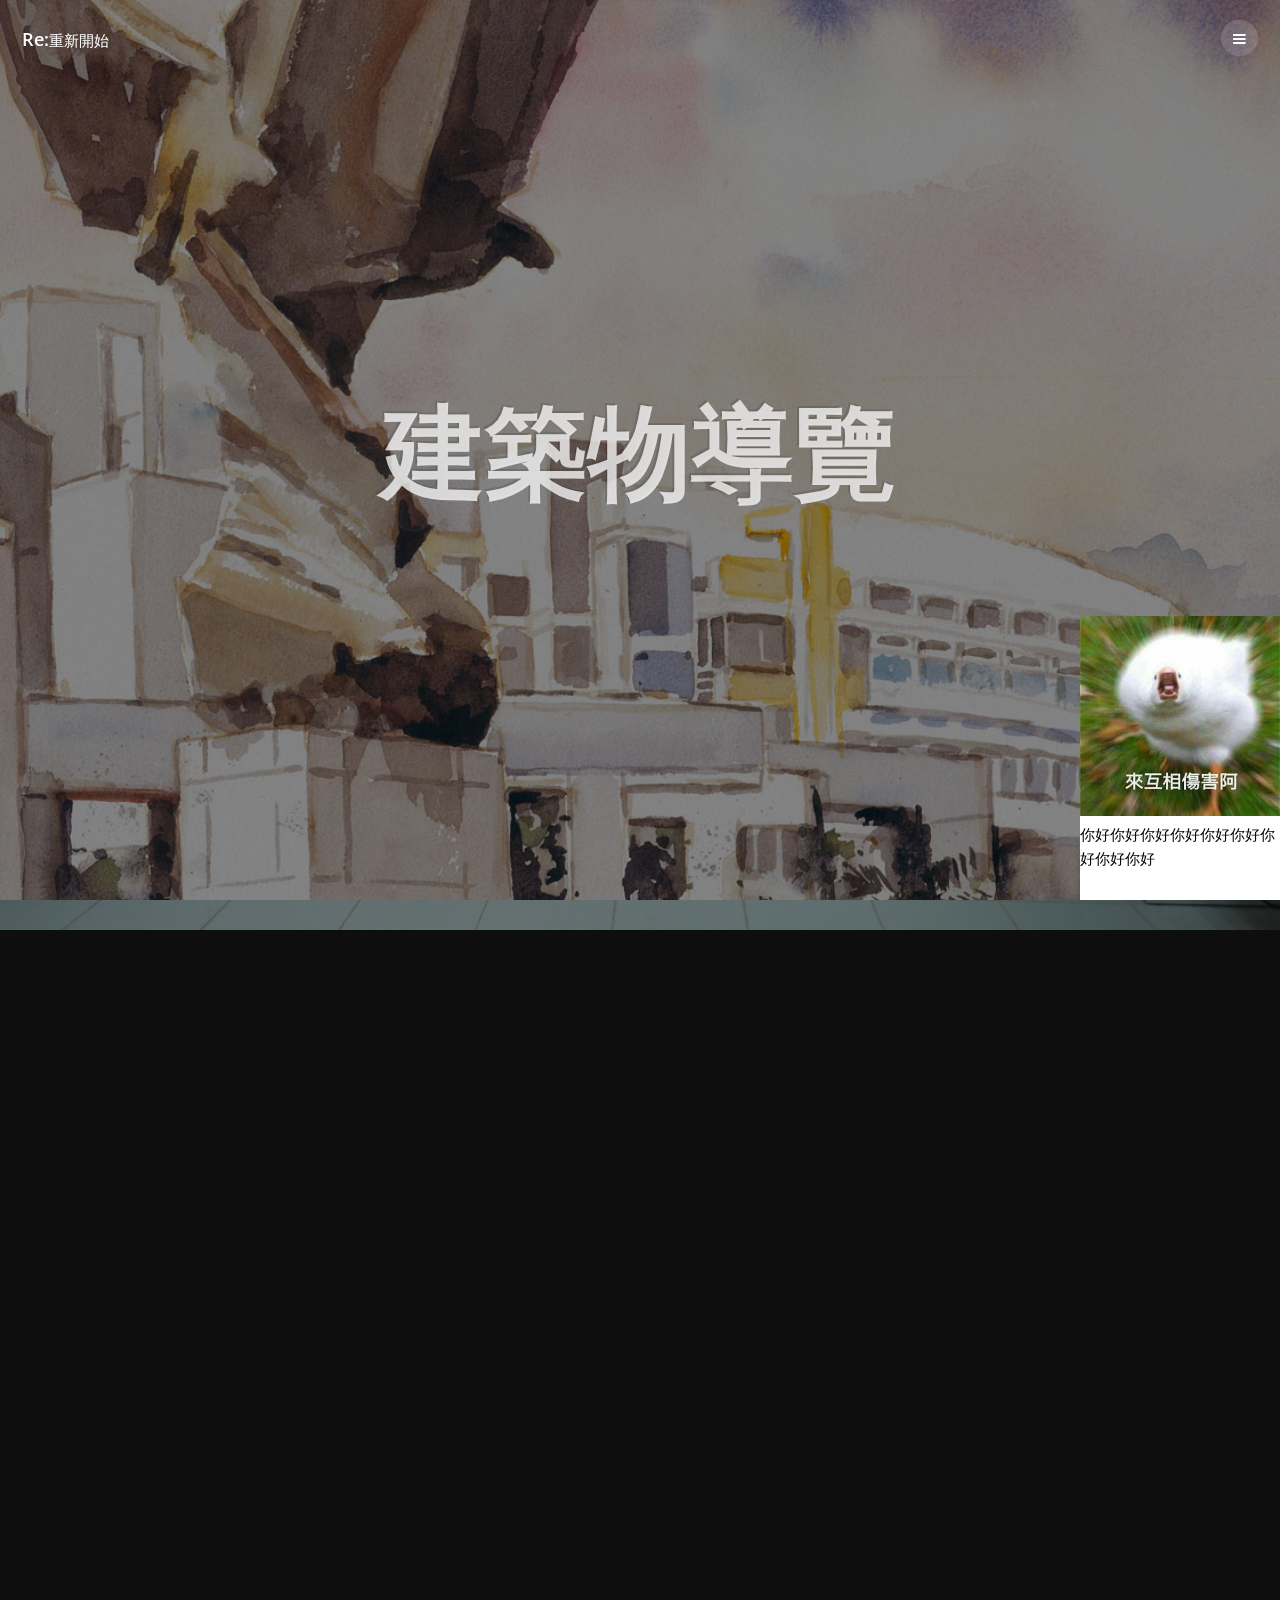
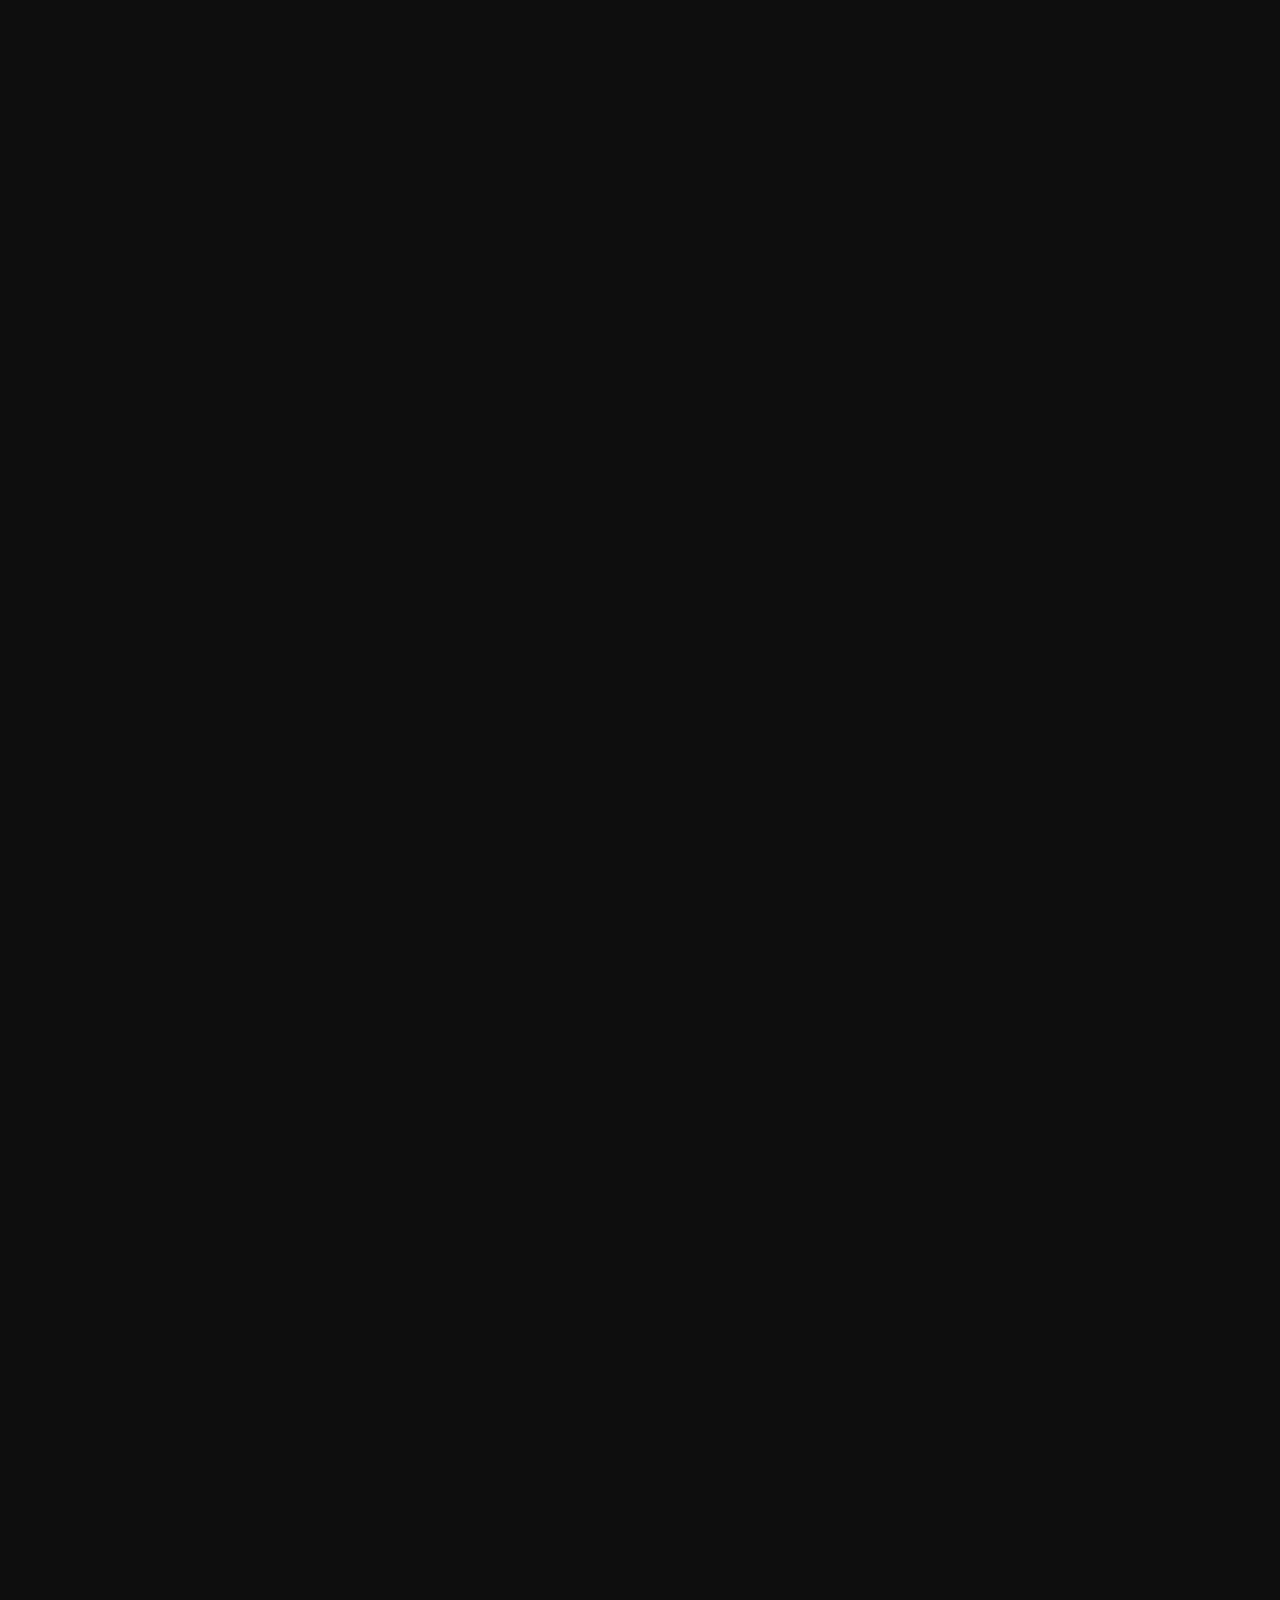
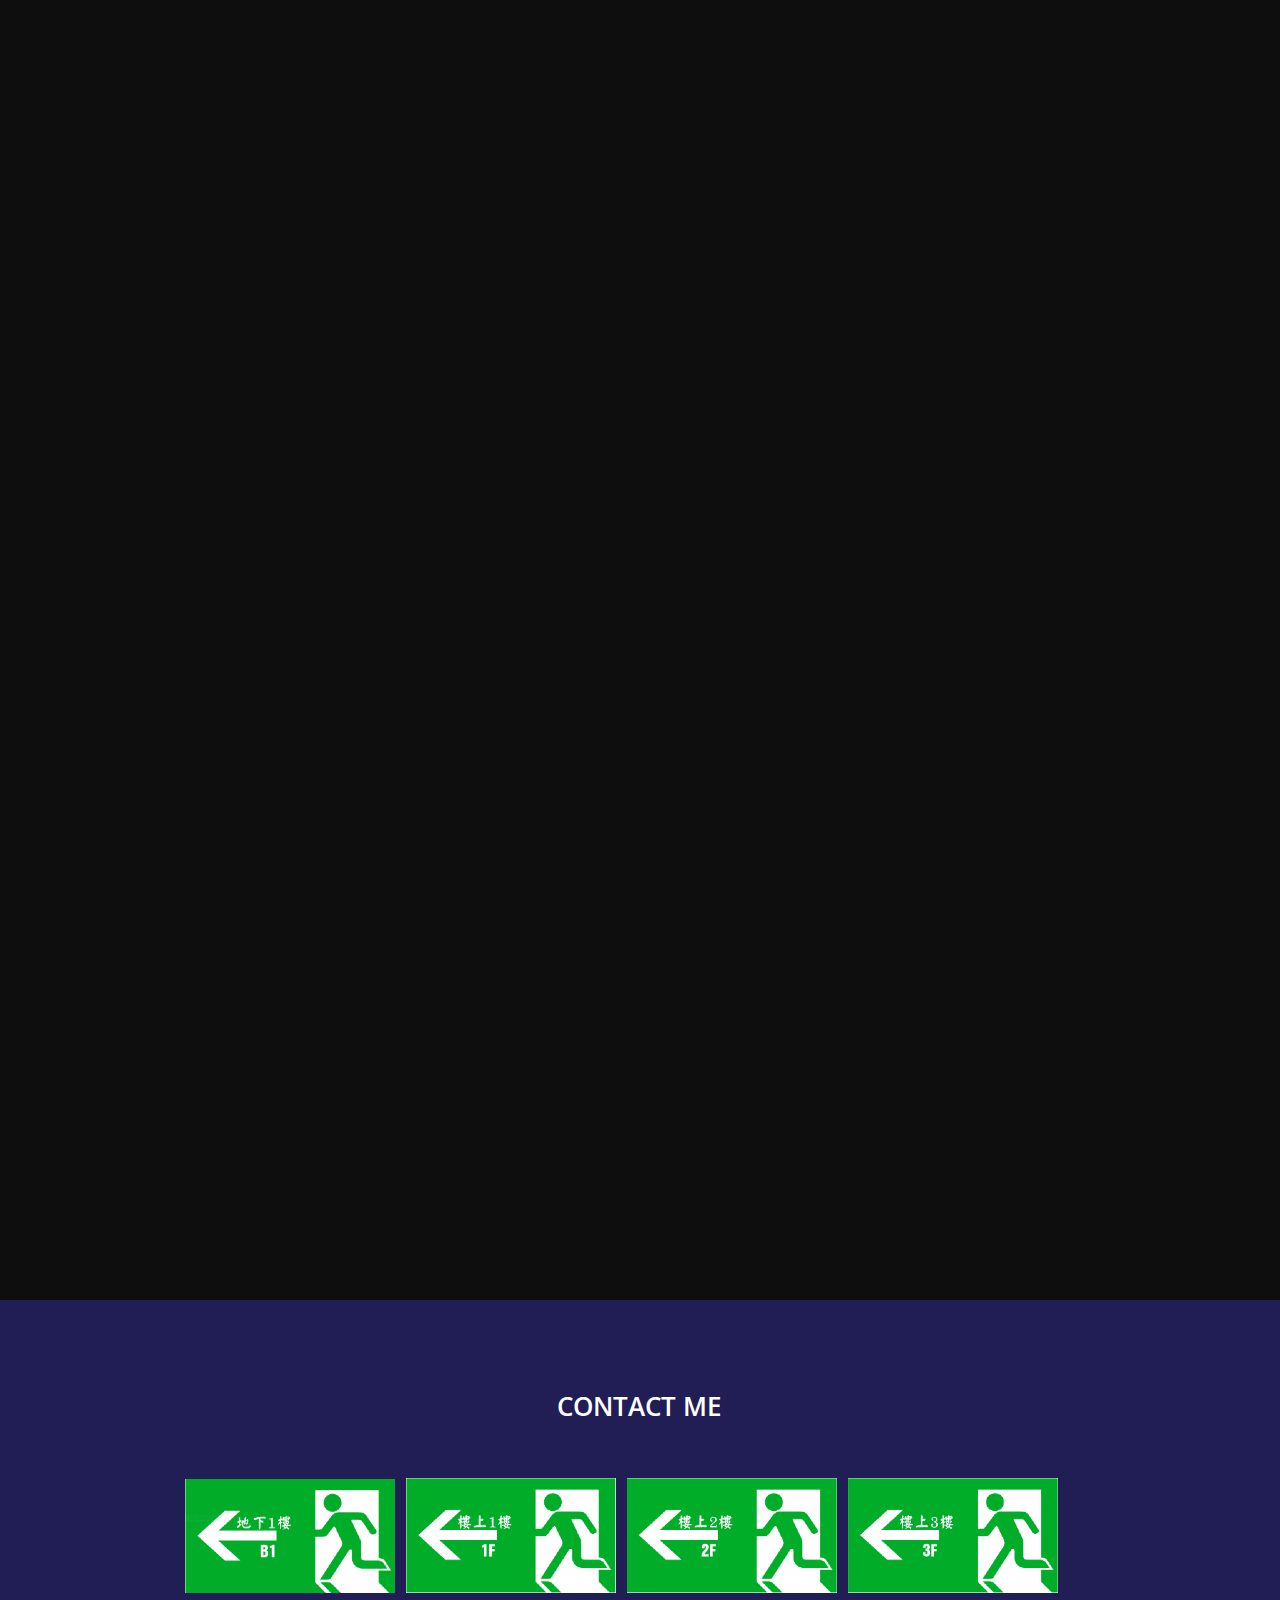
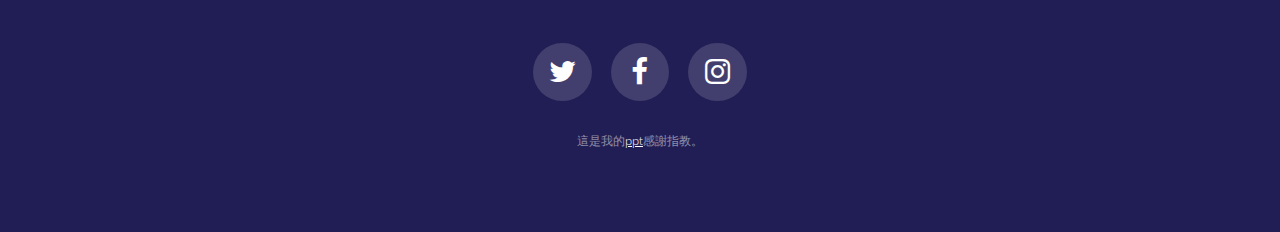
<file: index.html>
<!DOCTYPE HTML>
<!--
	Road Trip by TEMPLATED
	templated.co @templatedco
	Released for free under the Creative Commons Attribution 3.0 license (templated.co/license)
-->
<html>
	<head>
		<title>建築物導覽</title>
		<meta charset="utf-8" />
		<meta name="viewport" content="width=device-width, initial-scale=1" />
		<link rel="stylesheet" href="assets/css/main.css" />
		<style type="text/css">
.div_right_bottom {
width:200px;
float:right;
position:fixed;
right:0px;
bottom:0px;
z-index:20;
border:0px solid #69c;
background-color: white ;
color: black;
;
_position:absolute; /* position fixed for IE6 */
}
</style>
	</head>
	<body>

		<!--     Header   -->

		<!-- Header -->
			<header id="header">
				<div class="logo"><a href="index.html">Re:<span>重新開始</span></a></div>
				<a href="#menu"><span>Menu</span></a>
			</header>

		<!-- Nav --> 
			<nav id="menu">
				<ul class="links">
					<li><a href="index.html">主頁</a></li>
					<li><a href="local/local.html">其他地方</a></li>
					<li><a href="professor.html">我們的教授</a></li>
				</ul>
			</nav>

		<!-- Banner -->
		<!--
			Note: To show a background image, set the "data-bg" attribute below
			to the full filename of your image. This is used in each section to set
			the background image.
		-->
			<section id="banner" class="bg-img" data-bg="05.jpg">
				<div class="inner">
					<header>
						<h1>建築物導覽</h1>
					</header>
				</div>
				<a href="#one" class="more">Learn More</a>
			</section>

		<!-- One -->
			<section id="one" class="wrapper post bg-img" data-bg="DSC00191.JPG" >
				<div class="inner">
					<article class="box">
						<header>
							<h2>地下一樓</h2>
						
						</header>
						<img  id="onePNG" src="images/擷取B1.PNG" width="100%" alt="Link" />
					</article>
				</div>
				<a href="#two" class="more">Learn More</a>
			</section>

		<!-- Two -->
			<section id="two" class="wrapper post bg-img" data-bg="DSC00192.JPG">
				<div class="inner">
					<article class="box">
						<header>
							<h2>地上一樓</h2>
						
						</header>
						<img id="twoPNG" src="images/擷取1F.PNG" width="100%" alt="Link" />
						
					</article>
				</div>
				<a href="#three" class="more">Learn More</a>
			</section>

		<!-- Three -->
			<section id="three" class="wrapper post bg-img" data-bg="DSC00193.JPG">
				<div class="inner">
					<article class="box">
						<header>
							<h2>地上二樓</h2>
						
						</header>
						<img id="threePNG" src="images/擷取2F.PNG" width="100%" alt="Link" />
					</article>
				</div>
				<a href="#four" class="more">Learn More</a>
			</section>

		<!-- Four -->
			<section id="four" class="wrapper post bg-img" data-bg="DSC00195.JPG">
				<div class="inner">
					<article class="box">
						<header>
							<header>
							<h2>地上三樓</h2>
						
						</header>
						<img id="fourPNG" src="images/擷取3F.PNG" width="100%" alt="Link" />
					</article>
				</div>
			</section>

		<!-- Footer -->
			<footer id="footer">
				<div class="inner">

					<h2>Contact Me</h2>

					<form action="#" method="post">

							<ul  id="nav" >
								<li><a href="#one" title="往地下室" ><img id="B1"src="images/B1.PNG" width="22%" alt="Link" /></a></li>
								<li ><a href="#two" title="往1樓" ><img id="F1"src="images/1F.PNG" width="22%" alt="Link" /></a></li>
								<li ><a href="#three" title="往2樓" ><img id="F2"src="images/2F.PNG" width="22%" alt="Link" /></a></li>
								<li ><a href="#four" title="往3樓" ><img id="F3"src="images/3F.PNG" width="22%" alt="Link" /></a></li>
							</ul>
					</form>

					<ul class="icons">
						<li><a  class="icon round fa-twitter"onmousedown="mouseDown()" onmouseup="mouseUp()"><span class="label" >Twitter</span></a></li>
						<li><a  class="icon round fa-facebook"onmousedown="mouseDown()" onmouseup="mouseUp()"><span class="label">Facebook</span></a></li>
						<li><a  class="icon round fa-instagram"onmousedown="mouseDown()" onmouseup="mouseUp()"><span class="label">Instagram</span></a></li>
					</ul>

					<div class="copyright">
						這是我的<a href="architecture.pptx">ppt</a>感謝指教。
					</div>

				</div>
			</footer>


<div style="visibility:hidden" class="div_right_bottom" id="lowerRightPicture"><img id="owerRightPicturejpg" src="images/QQQ.jpg" width="200" height="200"/><p id="lowerRightPictureText">你好你好你好你好你好你好你好你好你好</p></div>

<script>
function mouseDown() {
    document.getElementById("owerRightPicturejpg").style.width = "300px";
	document.getElementById("owerRightPicturejpg").style.height = "300px";
	document.getElementById("lowerRightPictureText").innerHTML="沒有東西啦";
}

function mouseUp() {
       document.getElementById("owerRightPicturejpg").style.width = "200px";
	document.getElementById("owerRightPicturejpg").style.height = "200px";
	document.getElementById("lowerRightPictureText").innerHTML="沒有東西啦";
}
function mouseOver( e )
{  
		var aaaa=document.getElementById("lowerRightPicture");
	aaaa.setAttribute("style","display:visible");
   // swap the image when the mouse moves over it
   if ( e.target.getAttribute( "id" ) == "one" )
   {
      document.getElementById("lowerRightPictureText").innerHTML="這是地下室喔";
   } // end if
     if ( e.target.getAttribute( "id" ) == "two" )
   {
      document.getElementById("lowerRightPictureText").innerHTML="這是一樓喔";
   } // end if
     if ( e.target.getAttribute( "id" ) == "three" )
   {
      document.getElementById("lowerRightPictureText").innerHTML="這是二樓喔";
   } // end if
     if ( e.target.getAttribute( "id" ) == "four" )
   {
      document.getElementById("lowerRightPictureText").innerHTML="這是三樓喔";
   } // end if

    if ( e.target.getAttribute( "id" ) == "B1" )
   {
      document.getElementById("lowerRightPictureText").innerHTML="要回去地下室了嗎?";
   } // end if
    if ( e.target.getAttribute( "id" ) == "F1" )
   {
      document.getElementById("lowerRightPictureText").innerHTML="要回去一樓了嗎?";
   } // end if
    if ( e.target.getAttribute( "id" ) == "F2" )
   {
      document.getElementById("lowerRightPictureText").innerHTML="要回去二樓了嗎?";
   } // end if
    if ( e.target.getAttribute( "id" ) == "F3" )
   {
      document.getElementById("lowerRightPictureText").innerHTML="用滑鼠滾很難嗎?";
   } // end if

 if ( e.target.getAttribute( "id" ) == "footer" )
   {
      document.getElementById("lowerRightPictureText").innerHTML="想法?";
   } // end if
} // end function mouseOver
function mouseOut( e )
{
   if ( e.target.getAttribute( "id" ) == "one" )
   {
      document.getElementById("lowerRightPictureText").innerHTML="我要幹嘛呢?";
   } // end if
     if ( e.target.getAttribute( "id" ) == "two" )
   {
      document.getElementById("lowerRightPictureText").innerHTML="有什麼需要我介紹嗎?";
   } // end if
     if ( e.target.getAttribute( "id" ) == "three" )
   {
      document.getElementById("lowerRightPictureText").innerHTML="一直移動我怎麼介紹呢?";
   } // end if
     if ( e.target.getAttribute( "id" ) == "four" )
   {
      document.getElementById("lowerRightPictureText").innerHTML="這樣玩我好玩嗎?";
   } // end if
} // end function mouseOut


document.addEventListener( "mouseover", mouseOver, false );
document.addEventListener( "mouseout", mouseOut, false );
//window.addEventListener("load",start,false);


</script>

		<!-- Scripts -->
			<script src="assets/js/jquery.min.js"></script>
			<script src="assets/js/jquery.scrolly.min.js"></script>
			<script src="assets/js/jquery.scrollex.min.js"></script>
			<script src="assets/js/skel.min.js"></script>
			<script src="assets/js/util.js"></script>
			<script src="assets/js/main.js"></script>

	</body>
</html>
</file>
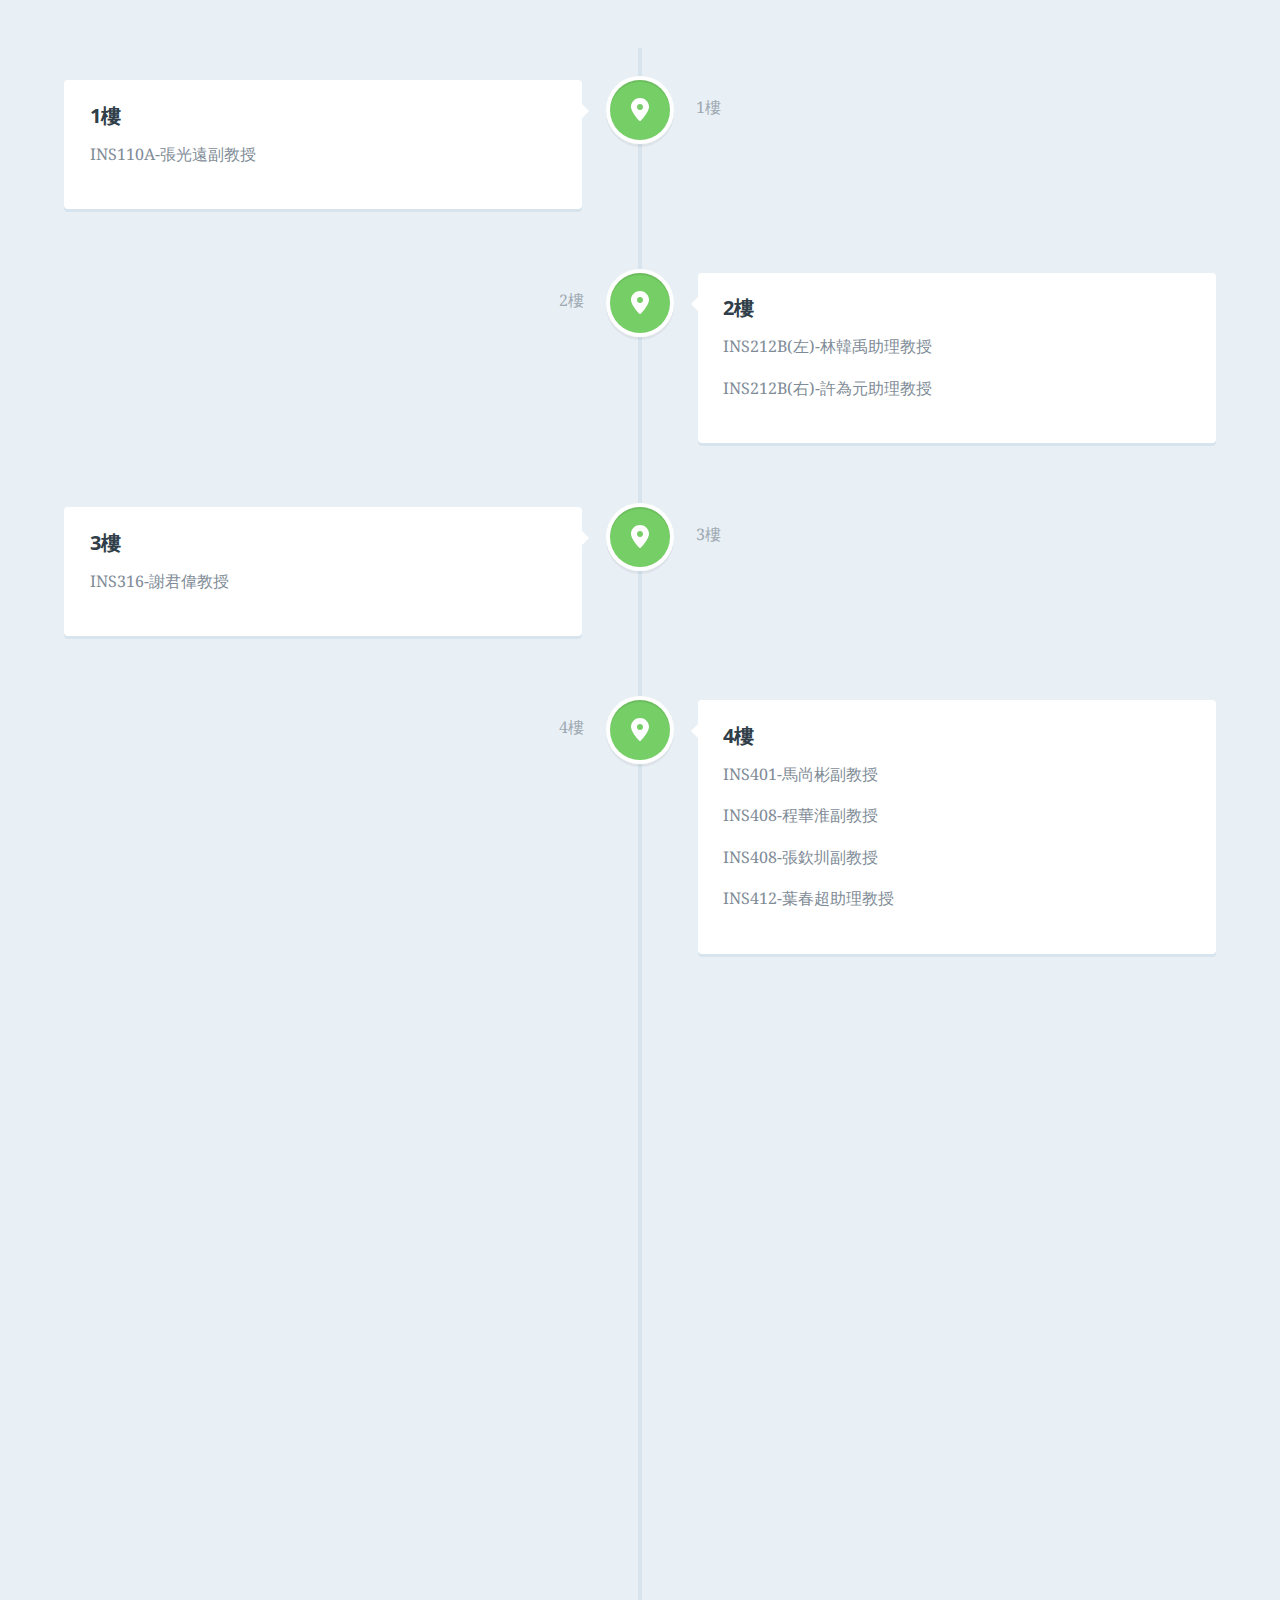
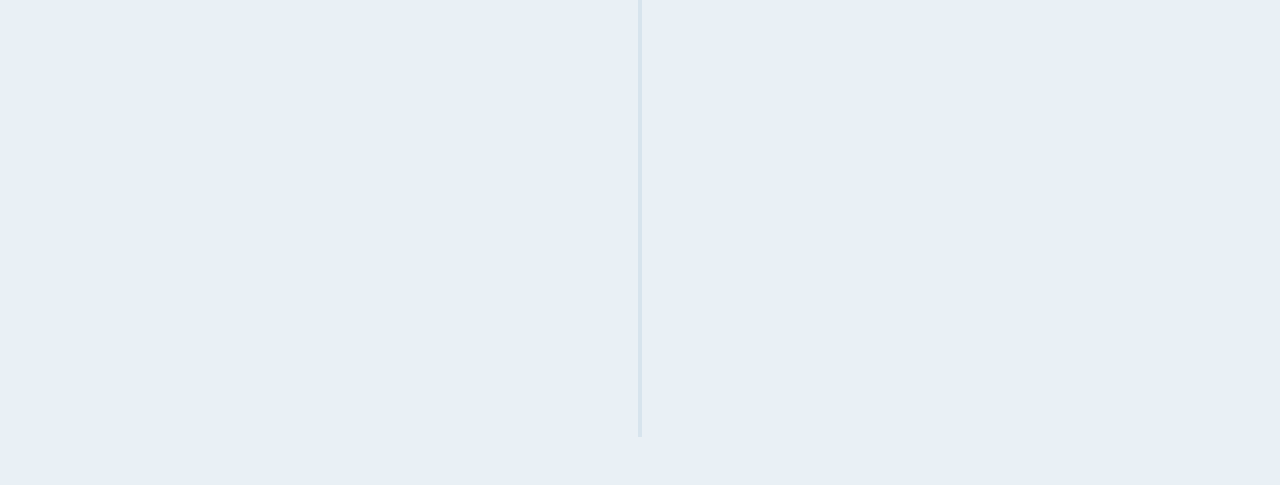
<file: professor.html>
<!doctype html>
<html lang="en" class="no-js">
<head>
	<meta charset="UTF-8">
	<meta name="viewport" content="width=device-width, initial-scale=1">

	<link href='http://fonts.googleapis.com/css?family=Droid+Serif|Open+Sans:400,700' rel='stylesheet' type='text/css'>

	<link rel="stylesheet" href="css/reset.css"> <!-- CSS reset -->
	<link rel="stylesheet" href="css/style.css"> <!-- Resource style -->
	<script src="js/modernizr.js"></script> <!-- Modernizr -->
  	
	<title>Responsive Vertical Timeline</title>
</head>
<body>

	<section id="cd-timeline" class="cd-container">
		<div class="cd-timeline-block">
			<div class="cd-timeline-img cd-picture">
				<img src="img/cd-icon-location.svg" alt="Picture">
			</div> <!-- cd-timeline-img -->

			<div class="cd-timeline-content">

				<h2>1樓</h2>
				<p>INS110A-張光遠副教授</p>
				<span class="cd-date">1樓</span>
			</div> <!-- cd-timeline-content -->
		</div> <!-- cd-timeline-block -->
		<div class="cd-timeline-block">
			<div class="cd-timeline-img cd-picture">
				<img src="img/cd-icon-location.svg" alt="Picture">
			</div> <!-- cd-timeline-img -->

			<div class="cd-timeline-content">
				<h2>2樓</h2>
				<p>INS212B(左)-林韓禹助理教授</p>
				<p>INS212B(右)-許為元助理教授</p>
				<span class="cd-date">2樓</span>
			</div> <!-- cd-timeline-content -->
		</div> <!-- cd-timeline-block -->
		<div class="cd-timeline-block">
			<div class="cd-timeline-img cd-picture">
				<img src="img/cd-icon-location.svg" alt="Picture">
			</div> <!-- cd-timeline-img -->

			<div class="cd-timeline-content">
				<h2>3樓</h2>
				<p>INS316-謝君偉教授</p>
				<span class="cd-date">3樓</span>
			</div> <!-- cd-timeline-content -->
		</div> <!-- cd-timeline-block -->
		<div class="cd-timeline-block">
			<div class="cd-timeline-img cd-picture">
				<img src="img/cd-icon-location.svg" alt="Picture">
			</div> <!-- cd-timeline-img -->

			<div class="cd-timeline-content">
				<h2>4樓</h2>
				<p>INS401-馬尚彬副教授</p>
				<p>INS408-程華淮副教授</p>
				<p>INS408-張欽圳副教授</p>
				<p>INS412-葉春超助理教授</p>
				<span class="cd-date">4樓</span>
			</div> <!-- cd-timeline-content -->
		</div> <!-- cd-timeline-block -->
		<div class="cd-timeline-block">
			<div class="cd-timeline-img cd-picture">
				<img src="img/cd-icon-location.svg" alt="Picture">
			</div> <!-- cd-timeline-img -->

			<div class="cd-timeline-content">
				<h2>5樓</h2>
				<p>INS507-吳宗杉副教授</p>
				<p>INS508-林英仁副教授</p>
				<p>INS509-林清池助理教授</p>
				<p>INS510-翁世光助理教授</p>
				<p>INS511-李孟書教授</p>
				<p>INS512-丁培毅副教授</p>
				<p>INS514-白敦文教授</p>
				<p>INS516-許玉平副教授</p>
				<p>INS518-蔡國煇副教授兼系主任</p>
				<span class="cd-date">5樓</span>
			</div> <!-- cd-timeline-content -->
		</div> <!-- cd-timeline-block -->
		<div class="cd-timeline-block">
			<div class="cd-timeline-img cd-picture">
				<img src="img/cd-icon-location.svg" alt="Picture">
			</div> <!-- cd-timeline-img -->

			<div class="cd-timeline-content">
				<h2>6樓</h2>
				<p>INS607-馬永昌助理教授</p>
				<p>INS608-阮議聰副教授</p>
				<p>INS609-林川傑助理教授</p>
				<p>INS610-鄭錫齊教授</p>
				<p>INS611-賴榮滄教授</p>
				<p>INS612-辛華昀副教授</p>
				<p>INS614-趙志民副教授</p>
				<p>INS616-張雅惠教授</p>
				<p>INS618-嚴茂旭副教授</p>
				<span class="cd-date">6樓</span>
			</div> <!-- cd-timeline-content -->
		</div> <!-- cd-timeline-block -->
		





	</section> <!-- cd-timeline -->
<script src="http://ajax.googleapis.com/ajax/libs/jquery/1.11.0/jquery.min.js"></script>
<script src="js/main.js"></script> <!-- Resource jQuery -->
</body>
</html>
</file>
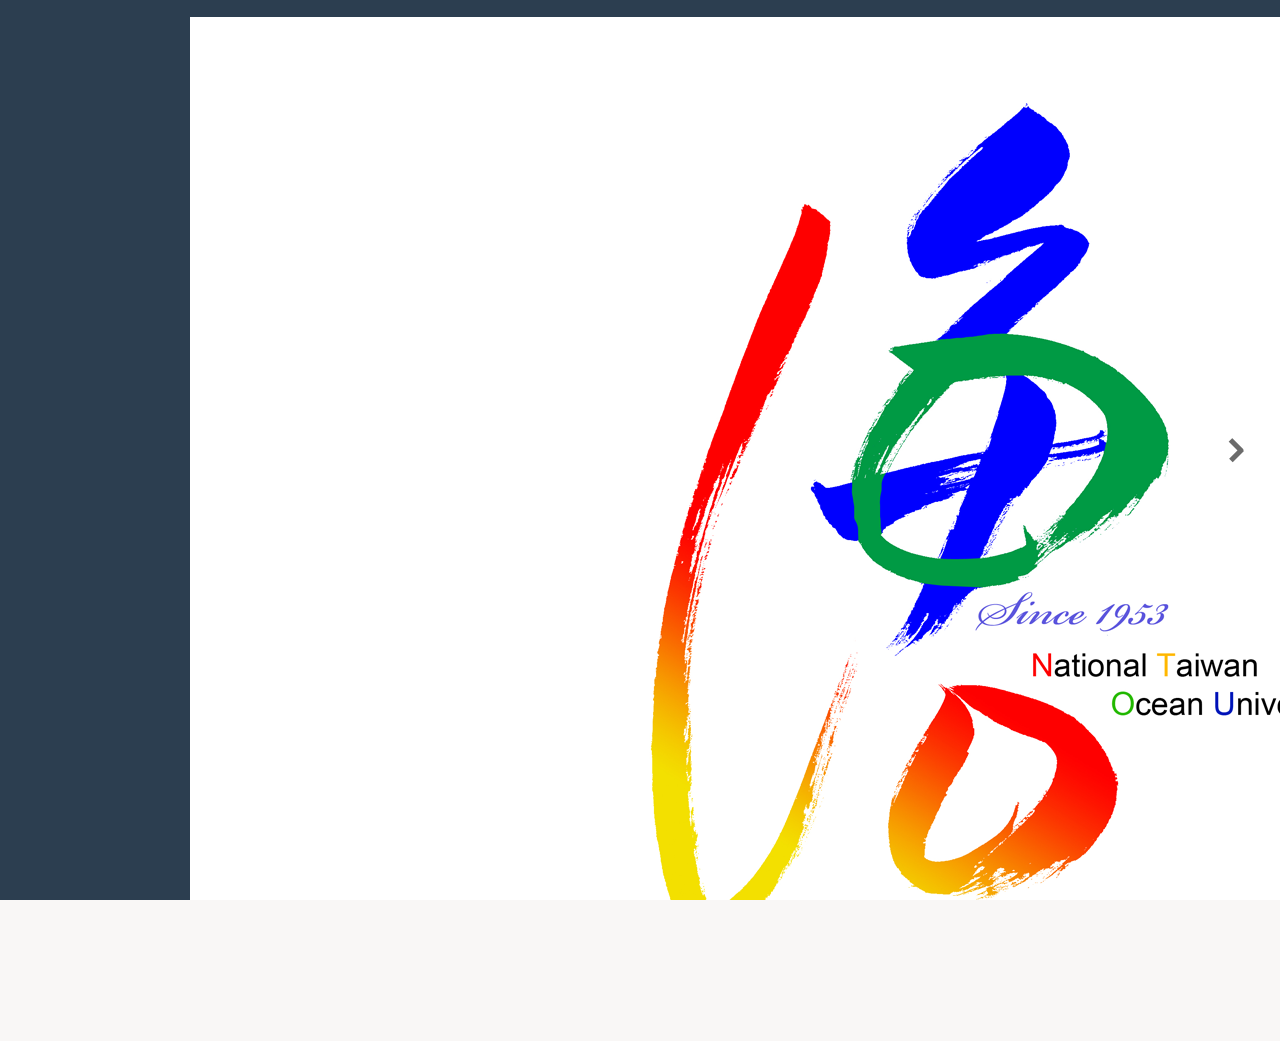
<file: local/local.html>
<!doctype html>
<html lang="zh">
<head>
	<meta charset="UTF-8">
	<meta http-equiv="X-UA-Compatible" content="IE=edge,chrome=1"> 
	<meta name="viewport" content="width=device-width, initial-scale=1.0">
	<title></title>
	<link rel="stylesheet" type="text/css" href="css/normalize.css" />
	<link rel="stylesheet" type="text/css" href="css/default.css">
	<link href="css/style.css" rel="stylesheet" type="text/css">

</head>
<body>
	<header data-role="header" id="header"></header>

	<div class="horizon-prev"><img src="images/l-arrow.png"></div>
	<div class="horizon-next"><img src="images/r-arrow.png"></div>

	<section data-role="section" id="section-section1">
		<header class="htmleaf-header">
			<img src="086_inside.png" alt="sos">
		</header>
	</section>
	<section data-role="section" id="section-section2">
		<header class="htmleaf-header">
		<div style ="width: auto; height:auto; border:1px solid black; overflow-x:scroll">
        <!-- various of text here that can makes it go out the border-->
        		<img src="海大.png" width="2482" height="900" alt="sos">
    		</div>  
		</header>
		</section>


	<footer data-role="footer" id="footer"></footer>
	
<script src="js/jquery.min.js" type="text/javascript"></script>
<script>window.jQuery || document.write('<script src="js/jquery-1.11.0.min.js"><\/script>')</script>
	<script type="text/javascript" src="js/jquery.touchSwipe.js"></script>
    <script type="text/javascript" src="js/jquery.horizonScroll.js"></script>
	<script type="text/javascript">
    // By default, swipe is enabled.
    $('section').horizon();

    // If you do not want to include another plugin, TouchSwipe, you can set it to false in the default options by passing in the option as false.
    //$('section').horizon({swipe: false});
</script>
</body>
</html>
</file>
<file: css/style.css>
/* -------------------------------- 

Primary style

-------------------------------- */
html * {
  -webkit-font-smoothing: antialiased;
  -moz-osx-font-smoothing: grayscale;
}

*, *:after, *:before {
  -webkit-box-sizing: border-box;
  -moz-box-sizing: border-box;
  box-sizing: border-box;
}

body {
  font-size: 100%;
  font-family: "Droid Serif", serif;
  color: #7f8c97;
  background-color: #e9f0f5;
}

a {
  color: #acb7c0;
  text-decoration: none;
  font-family: "Open Sans", sans-serif;
}

img {
  max-width: 100%;
}

h1, h2 {
  font-family: "Open Sans", sans-serif;
  font-weight: bold;
}

/* -------------------------------- 

Modules - reusable parts of our design

-------------------------------- */
.cd-container {
  /* this class is used to give a max-width to the element it is applied to, and center it horizontally when it reaches that max-width */
  width: 90%;
  max-width: 1170px;
  margin: 0 auto;
}
.cd-container::after {
  /* clearfix */
  content: '';
  display: table;
  clear: both;
}

/* -------------------------------- 

Main components 

-------------------------------- */
header {
  height: 200px;
  line-height: 200px;
  text-align: center;
  background: #303e49;
}
header h1 {
  color: white;
  font-size: 18px;
  font-size: 1.125rem;
}
@media only screen and (min-width: 1170px) {
  header {
    height: 300px;
    line-height: 300px;
  }
  header h1 {
    font-size: 24px;
    font-size: 1.5rem;
  }
}

#cd-timeline {
  position: relative;
  padding: 2em 0;
  margin-top: 2em;
  margin-bottom: 2em;
}
#cd-timeline::before {
  /* this is the vertical line */
  content: '';
  position: absolute;
  top: 0;
  left: 18px;
  height: 100%;
  width: 4px;
  background: #d7e4ed;
}
@media only screen and (min-width: 1170px) {
  #cd-timeline {
    margin-top: 3em;
    margin-bottom: 3em;
  }
  #cd-timeline::before {
    left: 50%;
    margin-left: -2px;
  }
}

.cd-timeline-block {
  position: relative;
  margin: 2em 0;
}
.cd-timeline-block:after {
  content: "";
  display: table;
  clear: both;
}
.cd-timeline-block:first-child {
  margin-top: 0;
}
.cd-timeline-block:last-child {
  margin-bottom: 0;
}
@media only screen and (min-width: 1170px) {
  .cd-timeline-block {
    margin: 4em 0;
  }
  .cd-timeline-block:first-child {
    margin-top: 0;
  }
  .cd-timeline-block:last-child {
    margin-bottom: 0;
  }
}

.cd-timeline-img {
  position: absolute;
  top: 0;
  left: 0;
  width: 40px;
  height: 40px;
  border-radius: 50%;
  box-shadow: 0 0 0 4px white, inset 0 2px 0 rgba(0, 0, 0, 0.08), 0 3px 0 4px rgba(0, 0, 0, 0.05);
}
.cd-timeline-img img {
  display: block;
  width: 24px;
  height: 24px;
  position: relative;
  left: 50%;
  top: 50%;
  margin-left: -12px;
  margin-top: -12px;
}
.cd-timeline-img.cd-picture {
  background: #75ce66;
}
.cd-timeline-img.cd-movie {
  background: #c03b44;
}
.cd-timeline-img.cd-location {
  background: #f0ca45;
}
@media only screen and (min-width: 1170px) {
  .cd-timeline-img {
    width: 60px;
    height: 60px;
    left: 50%;
    margin-left: -30px;
    /* Force Hardware Acceleration in WebKit */
    -webkit-transform: translateZ(0);
    -webkit-backface-visibility: hidden;
  }
  .cssanimations .cd-timeline-img.is-hidden {
    visibility: hidden;
  }
  .cssanimations .cd-timeline-img.bounce-in {
    visibility: visible;
    -webkit-animation: cd-bounce-1 0.6s;
    -moz-animation: cd-bounce-1 0.6s;
    animation: cd-bounce-1 0.6s;
  }
}

@-webkit-keyframes cd-bounce-1 {
  0% {
    opacity: 0;
    -webkit-transform: scale(0.5);
  }

  60% {
    opacity: 1;
    -webkit-transform: scale(1.2);
  }

  100% {
    -webkit-transform: scale(1);
  }
}
@-moz-keyframes cd-bounce-1 {
  0% {
    opacity: 0;
    -moz-transform: scale(0.5);
  }

  60% {
    opacity: 1;
    -moz-transform: scale(1.2);
  }

  100% {
    -moz-transform: scale(1);
  }
}
@keyframes cd-bounce-1 {
  0% {
    opacity: 0;
    -webkit-transform: scale(0.5);
    -moz-transform: scale(0.5);
    -ms-transform: scale(0.5);
    -o-transform: scale(0.5);
    transform: scale(0.5);
  }

  60% {
    opacity: 1;
    -webkit-transform: scale(1.2);
    -moz-transform: scale(1.2);
    -ms-transform: scale(1.2);
    -o-transform: scale(1.2);
    transform: scale(1.2);
  }

  100% {
    -webkit-transform: scale(1);
    -moz-transform: scale(1);
    -ms-transform: scale(1);
    -o-transform: scale(1);
    transform: scale(1);
  }
}
.cd-timeline-content {
  position: relative;
  margin-left: 60px;
  background: white;
  border-radius: 0.25em;
  padding: 1em;
  box-shadow: 0 3px 0 #d7e4ed;
}
.cd-timeline-content:after {
  content: "";
  display: table;
  clear: both;
}
.cd-timeline-content h2 {
  color: #303e49;
}
.cd-timeline-content p, .cd-timeline-content .cd-read-more, .cd-timeline-content .cd-date {
  font-size: 13px;
  font-size: 0.8125rem;
}
.cd-timeline-content .cd-read-more, .cd-timeline-content .cd-date {
  display: inline-block;
}
.cd-timeline-content p {
  margin: 1em 0;
  line-height: 1.6;
}
.cd-timeline-content .cd-read-more {
  float: right;
  padding: .8em 1em;
  background: #acb7c0;
  color: white;
  border-radius: 0.25em;
}
.no-touch .cd-timeline-content .cd-read-more:hover {
  background-color: #bac4cb;
}
.cd-timeline-content .cd-date {
  float: left;
  padding: .8em 0;
  opacity: .7;
}
.cd-timeline-content::before {
  content: '';
  position: absolute;
  top: 16px;
  right: 100%;
  height: 0;
  width: 0;
  border: 7px solid transparent;
  border-right: 7px solid white;
}
@media only screen and (min-width: 768px) {
  .cd-timeline-content h2 {
    font-size: 20px;
    font-size: 1.25rem;
  }
  .cd-timeline-content p {
    font-size: 16px;
    font-size: 1rem;
  }
  .cd-timeline-content .cd-read-more, .cd-timeline-content .cd-date {
    font-size: 14px;
    font-size: 0.875rem;
  }
}
@media only screen and (min-width: 1170px) {
  .cd-timeline-content {
    margin-left: 0;
    padding: 1.6em;
    width: 45%;
  }
  .cd-timeline-content::before {
    top: 24px;
    left: 100%;
    border-color: transparent;
    border-left-color: white;
  }
  .cd-timeline-content .cd-read-more {
    float: left;
  }
  .cd-timeline-content .cd-date {
    position: absolute;
    width: 100%;
    left: 122%;
    top: 6px;
    font-size: 16px;
    font-size: 1rem;
  }
  .cd-timeline-block:nth-child(even) .cd-timeline-content {
    float: right;
  }
  .cd-timeline-block:nth-child(even) .cd-timeline-content::before {
    top: 24px;
    left: auto;
    right: 100%;
    border-color: transparent;
    border-right-color: white;
  }
  .cd-timeline-block:nth-child(even) .cd-timeline-content .cd-read-more {
    float: right;
  }
  .cd-timeline-block:nth-child(even) .cd-timeline-content .cd-date {
    left: auto;
    right: 122%;
    text-align: right;
  }
  .cssanimations .cd-timeline-content.is-hidden {
    visibility: hidden;
  }
  .cssanimations .cd-timeline-content.bounce-in {
    visibility: visible;
    -webkit-animation: cd-bounce-2 0.6s;
    -moz-animation: cd-bounce-2 0.6s;
    animation: cd-bounce-2 0.6s;
  }
}

@media only screen and (min-width: 1170px) {
  /* inverse bounce effect on even content blocks */
  .cssanimations .cd-timeline-block:nth-child(even) .cd-timeline-content.bounce-in {
    -webkit-animation: cd-bounce-2-inverse 0.6s;
    -moz-animation: cd-bounce-2-inverse 0.6s;
    animation: cd-bounce-2-inverse 0.6s;
  }
}
@-webkit-keyframes cd-bounce-2 {
  0% {
    opacity: 0;
    -webkit-transform: translateX(-100px);
  }

  60% {
    opacity: 1;
    -webkit-transform: translateX(20px);
  }

  100% {
    -webkit-transform: translateX(0);
  }
}
@-moz-keyframes cd-bounce-2 {
  0% {
    opacity: 0;
    -moz-transform: translateX(-100px);
  }

  60% {
    opacity: 1;
    -moz-transform: translateX(20px);
  }

  100% {
    -moz-transform: translateX(0);
  }
}
@keyframes cd-bounce-2 {
  0% {
    opacity: 0;
    -webkit-transform: translateX(-100px);
    -moz-transform: translateX(-100px);
    -ms-transform: translateX(-100px);
    -o-transform: translateX(-100px);
    transform: translateX(-100px);
  }

  60% {
    opacity: 1;
    -webkit-transform: translateX(20px);
    -moz-transform: translateX(20px);
    -ms-transform: translateX(20px);
    -o-transform: translateX(20px);
    transform: translateX(20px);
  }

  100% {
    -webkit-transform: translateX(0);
    -moz-transform: translateX(0);
    -ms-transform: translateX(0);
    -o-transform: translateX(0);
    transform: translateX(0);
  }
}
@-webkit-keyframes cd-bounce-2-inverse {
  0% {
    opacity: 0;
    -webkit-transform: translateX(100px);
  }

  60% {
    opacity: 1;
    -webkit-transform: translateX(-20px);
  }

  100% {
    -webkit-transform: translateX(0);
  }
}
@-moz-keyframes cd-bounce-2-inverse {
  0% {
    opacity: 0;
    -moz-transform: translateX(100px);
  }

  60% {
    opacity: 1;
    -moz-transform: translateX(-20px);
  }

  100% {
    -moz-transform: translateX(0);
  }
}
@keyframes cd-bounce-2-inverse {
  0% {
    opacity: 0;
    -webkit-transform: translateX(100px);
    -moz-transform: translateX(100px);
    -ms-transform: translateX(100px);
    -o-transform: translateX(100px);
    transform: translateX(100px);
  }

  60% {
    opacity: 1;
    -webkit-transform: translateX(-20px);
    -moz-transform: translateX(-20px);
    -ms-transform: translateX(-20px);
    -o-transform: translateX(-20px);
    transform: translateX(-20px);
  }

  100% {
    -webkit-transform: translateX(0);
    -moz-transform: translateX(0);
    -ms-transform: translateX(0);
    -o-transform: translateX(0);
    transform: translateX(0);
  }
}
</file>
<file: local/css/default.css>
[class^="icon-"], [class*=" icon-"] {
	font-family: 'icomoon';
	speak: none;
	font-style: normal;
	font-weight: normal;
	font-variant: normal;
	text-transform: none;
	line-height: 1;

	/* Better Font Rendering =========== */
	-webkit-font-smoothing: antialiased;
	-moz-osx-font-smoothing: grayscale;
}

body, html { font-size: 100%; 	padding: 0; margin: 0;}

/* Reset */
*,
*:after,
*:before {
	-webkit-box-sizing: border-box;
	-moz-box-sizing: border-box;
	box-sizing: border-box;
}

/* Clearfix hack by Nicolas Gallagher: http://nicolasgallagher.com/micro-clearfix-hack/ */
.clearfix:before,
.clearfix:after {
	content: " ";
	display: table;
}

.clearfix:after {
	clear: both;
}

body{
	background: #f9f7f6;
	color: #404d5b;
	font-weight: 500;
	font-size: 1.05em;
	font-family: "Segoe UI", "Lucida Grande", Helvetica, Arial, "Microsoft YaHei", FreeSans, Arimo, "Droid Sans", "wenquanyi micro hei", "Hiragino Sans GB", "Hiragino Sans GB W3", "FontAwesome", sans-serif;
}
a{color: #2fa0ec;text-decoration: none;outline: none;}
a:hover,a:focus{color:#74777b;}

.htmleaf-container{
	margin: 0 auto;
	text-align: center;
	overflow: hidden;
}
.htmleaf-content {
	font-size: 150%;
	padding: 1em 0;
}

.htmleaf-content h2 {
	margin: 0 0 2em;
	opacity: 0.1;
}

.htmleaf-content p {
	margin: 1em 0;
	padding: 5em 0 0 0;
	font-size: 0.65em;
}
.bgcolor-1 { background: #f0efee; }
.bgcolor-2 { background: #f9f9f9; }
.bgcolor-3 { background: #e8e8e8; }/*light grey*/
.bgcolor-4 { background: #2f3238; color: #fff; }/*Dark grey*/
.bgcolor-5 { background: #df6659; color: #521e18; }/*pink1*/
.bgcolor-6 { background: #2fa8ec; }/*sky blue*/
.bgcolor-7 { background: #d0d6d6; }/*White tea*/
.bgcolor-8 { background: #3d4444; color: #fff; }/*Dark grey2*/
.bgcolor-9 { background: #ef3f52; color: #fff;}/*pink2*/
.bgcolor-10{ background: #64448f; color: #fff;}/*Violet*/
.bgcolor-11{ background: #3755ad; color: #fff;}/*dark blue*/
.bgcolor-12{ background: #3498DB; color: #fff;}/*light blue*/
/* Header */
.htmleaf-header{
	padding: 1em 190px 1em;
	letter-spacing: -1px;
	text-align: center;
}
.htmleaf-header h1 {
	color: #fff;
	font-weight: 600;
	font-size: 2em;
	line-height: 1;
	margin-bottom: 0;
	font-family: "Segoe UI", "Lucida Grande", Helvetica, Arial, "Microsoft YaHei", FreeSans, Arimo, "Droid Sans", "wenquanyi micro hei", "Hiragino Sans GB", "Hiragino Sans GB W3", "FontAwesome", sans-serif;
}
.htmleaf-header h1 span {
	font-family: "Segoe UI", "Lucida Grande", Helvetica, Arial, "Microsoft YaHei", FreeSans, Arimo, "Droid Sans", "wenquanyi micro hei", "Hiragino Sans GB", "Hiragino Sans GB W3", "FontAwesome", sans-serif;
	display: block;
	font-size: 60%;
	font-weight: 400;
	padding: 0.8em 0 0.5em 0;
	color: #c3c8cd;
}
/*nav*/
.htmleaf-demo a{color: #1d7db1;text-decoration: none;}
.htmleaf-demo{width: 100%;padding-bottom: 1.2em;}
.htmleaf-demo a{display: inline-block;margin: 0.5em;padding: 0.6em 1em;border: 3px solid #1d7db1;font-weight: 700;}
.htmleaf-demo a:hover{opacity: 0.6;}
.htmleaf-demo a.current{background:#1d7db1;color: #fff; }
/* Top Navigation Style */
.htmleaf-links {
	position: relative;
	display: inline-block;
	white-space: nowrap;
	font-size: 1.5em;
	text-align: center;
}

.htmleaf-links::after {
	position: absolute;
	top: 0;
	left: 50%;
	margin-left: -1px;
	width: 2px;
	height: 100%;
	background: #dbdbdb;
	content: '';
	-webkit-transform: rotate3d(0,0,1,22.5deg);
	transform: rotate3d(0,0,1,22.5deg);
}

.htmleaf-icon {
	display: inline-block;
	margin: 0.5em;
	padding: 0em 0;
	width: 1.5em;
	text-decoration: none;
}

.htmleaf-icon span {
	display: none;
}

.htmleaf-icon:before {
	margin: 0 5px;
	text-transform: none;
	font-weight: normal;
	font-style: normal;
	font-variant: normal;
	font-family: 'icomoon';
	line-height: 1;
	speak: none;
	-webkit-font-smoothing: antialiased;
}
/* footer */
.htmleaf-footer{width: 100%;padding-top: 10px;}
.htmleaf-small{font-size: 0.8em;}
.center{text-align: center;}
/****/
.related {
	color: #fff;
	background: #333;
	text-align: center;
	font-size: 1.25em;
	padding: 0.5em 0;
	overflow: hidden;
}

.related > a {
	vertical-align: top;
	width: calc(100% - 20px);
	max-width: 340px;
	display: inline-block;
	text-align: center;
	margin: 20px 10px;
	padding: 25px;
	font-family: "Segoe UI", "Lucida Grande", Helvetica, Arial, "Microsoft YaHei", FreeSans, Arimo, "Droid Sans", "wenquanyi micro hei", "Hiragino Sans GB", "Hiragino Sans GB W3", "FontAwesome", sans-serif;
}
.related a {
	display: inline-block;
	text-align: left;
	margin: 20px auto;
	padding: 10px 20px;
	opacity: 0.8;
	-webkit-transition: opacity 0.3s;
	transition: opacity 0.3s;
	-webkit-backface-visibility: hidden;
}

.related a:hover,
.related a:active {
	opacity: 1;
}

.related a img {
	max-width: 100%;
	opacity: 0.8;
	border-radius: 4px;
}
.related a:hover img,
.related a:active img {
	opacity: 1;
}
.related h3{font-family: "Microsoft YaHei", sans-serif;}
.related a h3 {
	font-weight: 300;
	margin-top: 0.15em;
	color: #fff;
}
/* icomoon */
.icon-htmleaf-home-outline:before {
	content: "\e5000";
}

.icon-htmleaf-arrow-forward-outline:before {
	content: "\e5001";
}

@media screen and (max-width: 50em) {
	.htmleaf-header {
		padding: 3em 10% 4em;
	}
	.htmleaf-header h1 {
        font-size:2em;
    }
}


@media screen and (max-width: 40em) {
	.htmleaf-header h1 {
		font-size: 1.5em;
	}
}

@media screen and (max-width: 30em) {
    .htmleaf-header h1 {
        font-size:1.2em;
    }
}
</file>
<file: local/css/style.css>
html, body {
	width:100%;
	height:100%;
	padding:0;
	margin:0;
	overflow:hidden;
}

section {
	float:left;
	display:block;
	height:100%;
	padding:0;
	margin:0;
}

#section-section1 {
	background:#2c3e50;
}
#section-section2 {
	background:#16a085;
}
#section-section3 {
	background:#27ae60;
}
#section-section4 {
	background:#c0392b;
}

.horizon-prev, .horizon-next {
position: fixed;
top: 50%;
margin-top: -24px;
z-index: 9999;
}
.horizon-prev {
left: 20px;
}
.horizon-next {
right: 20px;
}
</file>
<file: assets/css/main.css>
@charset "UTF-8";
@import url(font-awesome.min.css);
@import url("https://fonts.googleapis.com/css?family=Lobster|Open+Sans:300,400,600,700,800");


ul li{display: inline; /* 水平排列 */}
	#nav{
	list-style: none;
	display: inline;
}
#nav li{
	margin: 0 0 15px 0;	
}

/*
	Road Trip by TEMPLATED
	templated.co @templatedco
	Released for free under the Creative Commons Attribution 3.0 license (templated.co/license)
*/

/* Reset */




	html, body, div, span, applet, object, iframe, h1, h2, h3, h4, h5, h6, p, blockquote, pre, a, abbr, acronym, address, big, cite, code, del, dfn, em, img, ins, kbd, q, s, samp, small, strike, strong, sub, sup, tt, var, b, u, i, center, dl, dt, dd, ol, ul, li, fieldset, form, label, legend, table, caption, tbody, tfoot, thead, tr, th, td, article, aside, canvas, details, embed, figure, figcaption, footer, header, hgroup, menu, nav, output, ruby, section, summary, time, mark, audio, video {
		margin: 0;
		padding: 0;
		border: 0;
		font-size: 100%;
		font: inherit;
		vertical-align: baseline;
	}

	article, aside, details, figcaption, figure, footer, header, hgroup, menu, nav, section {
		display: block;
	}

	body {
		line-height: 1;
	}

	ol, ul {
		list-style: none;
	}

	blockquote, q {
		quotes: none;
	}

	blockquote:before, blockquote:after, q:before, q:after {
		content: '';
		content: none;
	}

	table {
		border-collapse: collapse;
		border-spacing: 0;
	}

	body {
		-webkit-text-size-adjust: none;
	}


/* Box Model */

	*, *:before, *:after {
		-moz-box-sizing: border-box;
		-webkit-box-sizing: border-box;
		box-sizing: border-box;
	}

/* Containers */

	.container {
		margin-left: auto;
		margin-right: auto;
	}

	.container.\31 25\25 {
		width: 100%;
		max-width: 100em;
		min-width: 80em;
	}

	.container.\37 5\25 {
		width: 60em;
	}

	.container.\35 0\25 {
		width: 40em;
	}

	.container.\32 5\25 {
		width: 20em;
	}

	.container {
		width: 80em;
	}

	@media screen and (max-width: 1680px) {

		.container.\31 25\25 {
			width: 100%;
			max-width: 100em;
			min-width: 80em;
		}

		.container.\37 5\25 {
			width: 60em;
		}

		.container.\35 0\25 {
			width: 40em;
		}

		.container.\32 5\25 {
			width: 20em;
		}

		.container {
			width: 80em;
		}

	}

	@media screen and (max-width: 1280px) {

		.container.\31 25\25 {
			width: 100%;
			max-width: 81.25em;
			min-width: 65em;
		}

		.container.\37 5\25 {
			width: 48.75em;
		}

		.container.\35 0\25 {
			width: 32.5em;
		}

		.container.\32 5\25 {
			width: 16.25em;
		}

		.container {
			width: 65em;
		}

	}

	@media screen and (max-width: 980px) {

		.container.\31 25\25 {
			width: 100%;
			max-width: 112.5%;
			min-width: 90%;
		}

		.container.\37 5\25 {
			width: 67.5%;
		}

		.container.\35 0\25 {
			width: 45%;
		}

		.container.\32 5\25 {
			width: 22.5%;
		}

		.container {
			width: 90%;
		}

	}

	@media screen and (max-width: 736px) {

		.container.\31 25\25 {
			width: 100%;
			max-width: 112.5%;
			min-width: 90%;
		}

		.container.\37 5\25 {
			width: 67.5%;
		}

		.container.\35 0\25 {
			width: 45%;
		}

		.container.\32 5\25 {
			width: 22.5%;
		}

		.container {
			width: 90% !important;
		}

	}

	@media screen and (max-width: 480px) {

		.container.\31 25\25 {
			width: 100%;
			max-width: 112.5%;
			min-width: 90%;
		}

		.container.\37 5\25 {
			width: 67.5%;
		}

		.container.\35 0\25 {
			width: 45%;
		}

		.container.\32 5\25 {
			width: 22.5%;
		}

		.container {
			width: 90% !important;
		}

	}

/* Grid */

	.row {
		border-bottom: solid 1px transparent;
		-moz-box-sizing: border-box;
		-webkit-box-sizing: border-box;
		box-sizing: border-box;
	}

	.row > * {
		float: left;
		-moz-box-sizing: border-box;
		-webkit-box-sizing: border-box;
		box-sizing: border-box;
	}

	.row:after, .row:before {
		content: '';
		display: block;
		clear: both;
		height: 0;
	}

	.row.uniform > * > :first-child {
		margin-top: 0;
	}

	.row.uniform > * > :last-child {
		margin-bottom: 0;
	}

	.row.\30 \25 > * {
		padding: 0 0 0 0em;
	}

	.row.\30 \25 {
		margin: 0 0 -1px 0em;
	}

	.row.uniform.\30 \25 > * {
		padding: 0em 0 0 0em;
	}

	.row.uniform.\30 \25 {
		margin: 0em 0 -1px 0em;
	}

	.row > * {
		padding: 0 0 0 2em;
	}

	.row {
		margin: 0 0 -1px -2em;
	}

	.row.uniform > * {
		padding: 2em 0 0 2em;
	}

	.row.uniform {
		margin: -2em 0 -1px -2em;
	}

	.row.\32 00\25 > * {
		padding: 0 0 0 4em;
	}

	.row.\32 00\25 {
		margin: 0 0 -1px -4em;
	}

	.row.uniform.\32 00\25 > * {
		padding: 4em 0 0 4em;
	}

	.row.uniform.\32 00\25 {
		margin: -4em 0 -1px -4em;
	}

	.row.\31 50\25 > * {
		padding: 0 0 0 3em;
	}

	.row.\31 50\25 {
		margin: 0 0 -1px -3em;
	}

	.row.uniform.\31 50\25 > * {
		padding: 3em 0 0 3em;
	}

	.row.uniform.\31 50\25 {
		margin: -3em 0 -1px -3em;
	}

	.row.\35 0\25 > * {
		padding: 0 0 0 1em;
	}

	.row.\35 0\25 {
		margin: 0 0 -1px -1em;
	}

	.row.uniform.\35 0\25 > * {
		padding: 1em 0 0 1em;
	}

	.row.uniform.\35 0\25 {
		margin: -1em 0 -1px -1em;
	}

	.row.\32 5\25 > * {
		padding: 0 0 0 0.5em;
	}

	.row.\32 5\25 {
		margin: 0 0 -1px -0.5em;
	}

	.row.uniform.\32 5\25 > * {
		padding: 0.5em 0 0 0.5em;
	}

	.row.uniform.\32 5\25 {
		margin: -0.5em 0 -1px -0.5em;
	}

	.\31 2u, .\31 2u\24 {
		width: 100%;
		clear: none;
		margin-left: 0;
	}

	.\31 1u, .\31 1u\24 {
		width: 91.6666666667%;
		clear: none;
		margin-left: 0;
	}

	.\31 0u, .\31 0u\24 {
		width: 83.3333333333%;
		clear: none;
		margin-left: 0;
	}

	.\39 u, .\39 u\24 {
		width: 75%;
		clear: none;
		margin-left: 0;
	}

	.\38 u, .\38 u\24 {
		width: 66.6666666667%;
		clear: none;
		margin-left: 0;
	}

	.\37 u, .\37 u\24 {
		width: 58.3333333333%;
		clear: none;
		margin-left: 0;
	}

	.\36 u, .\36 u\24 {
		width: 50%;
		clear: none;
		margin-left: 0;
	}

	.\35 u, .\35 u\24 {
		width: 41.6666666667%;
		clear: none;
		margin-left: 0;
	}

	.\34 u, .\34 u\24 {
		width: 33.3333333333%;
		clear: none;
		margin-left: 0;
	}

	.\33 u, .\33 u\24 {
		width: 25%;
		clear: none;
		margin-left: 0;
	}

	.\32 u, .\32 u\24 {
		width: 16.6666666667%;
		clear: none;
		margin-left: 0;
	}

	.\31 u, .\31 u\24 {
		width: 8.3333333333%;
		clear: none;
		margin-left: 0;
	}

	.\31 2u\24 + *,
	.\31 1u\24 + *,
	.\31 0u\24 + *,
	.\39 u\24 + *,
	.\38 u\24 + *,
	.\37 u\24 + *,
	.\36 u\24 + *,
	.\35 u\24 + *,
	.\34 u\24 + *,
	.\33 u\24 + *,
	.\32 u\24 + *,
	.\31 u\24 + * {
		clear: left;
	}

	.\-11u {
		margin-left: 91.66667%;
	}

	.\-10u {
		margin-left: 83.33333%;
	}

	.\-9u {
		margin-left: 75%;
	}

	.\-8u {
		margin-left: 66.66667%;
	}

	.\-7u {
		margin-left: 58.33333%;
	}

	.\-6u {
		margin-left: 50%;
	}

	.\-5u {
		margin-left: 41.66667%;
	}

	.\-4u {
		margin-left: 33.33333%;
	}

	.\-3u {
		margin-left: 25%;
	}

	.\-2u {
		margin-left: 16.66667%;
	}

	.\-1u {
		margin-left: 8.33333%;
	}

	@media screen and (max-width: 1680px) {

		.row > * {
			padding: 0 0 0 2em;
		}

		.row {
			margin: 0 0 -1px -2em;
		}

		.row.uniform > * {
			padding: 2em 0 0 2em;
		}

		.row.uniform {
			margin: -2em 0 -1px -2em;
		}

		.row.\32 00\25 > * {
			padding: 0 0 0 4em;
		}

		.row.\32 00\25 {
			margin: 0 0 -1px -4em;
		}

		.row.uniform.\32 00\25 > * {
			padding: 4em 0 0 4em;
		}

		.row.uniform.\32 00\25 {
			margin: -4em 0 -1px -4em;
		}

		.row.\31 50\25 > * {
			padding: 0 0 0 3em;
		}

		.row.\31 50\25 {
			margin: 0 0 -1px -3em;
		}

		.row.uniform.\31 50\25 > * {
			padding: 3em 0 0 3em;
		}

		.row.uniform.\31 50\25 {
			margin: -3em 0 -1px -3em;
		}

		.row.\35 0\25 > * {
			padding: 0 0 0 1em;
		}

		.row.\35 0\25 {
			margin: 0 0 -1px -1em;
		}

		.row.uniform.\35 0\25 > * {
			padding: 1em 0 0 1em;
		}

		.row.uniform.\35 0\25 {
			margin: -1em 0 -1px -1em;
		}

		.row.\32 5\25 > * {
			padding: 0 0 0 0.5em;
		}

		.row.\32 5\25 {
			margin: 0 0 -1px -0.5em;
		}

		.row.uniform.\32 5\25 > * {
			padding: 0.5em 0 0 0.5em;
		}

		.row.uniform.\32 5\25 {
			margin: -0.5em 0 -1px -0.5em;
		}

		.\31 2u\28xlarge\29, .\31 2u\24\28xlarge\29 {
			width: 100%;
			clear: none;
			margin-left: 0;
		}

		.\31 1u\28xlarge\29, .\31 1u\24\28xlarge\29 {
			width: 91.6666666667%;
			clear: none;
			margin-left: 0;
		}

		.\31 0u\28xlarge\29, .\31 0u\24\28xlarge\29 {
			width: 83.3333333333%;
			clear: none;
			margin-left: 0;
		}

		.\39 u\28xlarge\29, .\39 u\24\28xlarge\29 {
			width: 75%;
			clear: none;
			margin-left: 0;
		}

		.\38 u\28xlarge\29, .\38 u\24\28xlarge\29 {
			width: 66.6666666667%;
			clear: none;
			margin-left: 0;
		}

		.\37 u\28xlarge\29, .\37 u\24\28xlarge\29 {
			width: 58.3333333333%;
			clear: none;
			margin-left: 0;
		}

		.\36 u\28xlarge\29, .\36 u\24\28xlarge\29 {
			width: 50%;
			clear: none;
			margin-left: 0;
		}

		.\35 u\28xlarge\29, .\35 u\24\28xlarge\29 {
			width: 41.6666666667%;
			clear: none;
			margin-left: 0;
		}

		.\34 u\28xlarge\29, .\34 u\24\28xlarge\29 {
			width: 33.3333333333%;
			clear: none;
			margin-left: 0;
		}

		.\33 u\28xlarge\29, .\33 u\24\28xlarge\29 {
			width: 25%;
			clear: none;
			margin-left: 0;
		}

		.\32 u\28xlarge\29, .\32 u\24\28xlarge\29 {
			width: 16.6666666667%;
			clear: none;
			margin-left: 0;
		}

		.\31 u\28xlarge\29, .\31 u\24\28xlarge\29 {
			width: 8.3333333333%;
			clear: none;
			margin-left: 0;
		}

		.\31 2u\24\28xlarge\29 + *,
		.\31 1u\24\28xlarge\29 + *,
		.\31 0u\24\28xlarge\29 + *,
		.\39 u\24\28xlarge\29 + *,
		.\38 u\24\28xlarge\29 + *,
		.\37 u\24\28xlarge\29 + *,
		.\36 u\24\28xlarge\29 + *,
		.\35 u\24\28xlarge\29 + *,
		.\34 u\24\28xlarge\29 + *,
		.\33 u\24\28xlarge\29 + *,
		.\32 u\24\28xlarge\29 + *,
		.\31 u\24\28xlarge\29 + * {
			clear: left;
		}

		.\-11u\28xlarge\29 {
			margin-left: 91.66667%;
		}

		.\-10u\28xlarge\29 {
			margin-left: 83.33333%;
		}

		.\-9u\28xlarge\29 {
			margin-left: 75%;
		}

		.\-8u\28xlarge\29 {
			margin-left: 66.66667%;
		}

		.\-7u\28xlarge\29 {
			margin-left: 58.33333%;
		}

		.\-6u\28xlarge\29 {
			margin-left: 50%;
		}

		.\-5u\28xlarge\29 {
			margin-left: 41.66667%;
		}

		.\-4u\28xlarge\29 {
			margin-left: 33.33333%;
		}

		.\-3u\28xlarge\29 {
			margin-left: 25%;
		}

		.\-2u\28xlarge\29 {
			margin-left: 16.66667%;
		}

		.\-1u\28xlarge\29 {
			margin-left: 8.33333%;
		}

	}

	@media screen and (max-width: 1280px) {

		.row > * {
			padding: 0 0 0 1.5em;
		}

		.row {
			margin: 0 0 -1px -1.5em;
		}

		.row.uniform > * {
			padding: 1.5em 0 0 1.5em;
		}

		.row.uniform {
			margin: -1.5em 0 -1px -1.5em;
		}

		.row.\32 00\25 > * {
			padding: 0 0 0 3em;
		}

		.row.\32 00\25 {
			margin: 0 0 -1px -3em;
		}

		.row.uniform.\32 00\25 > * {
			padding: 3em 0 0 3em;
		}

		.row.uniform.\32 00\25 {
			margin: -3em 0 -1px -3em;
		}

		.row.\31 50\25 > * {
			padding: 0 0 0 2.25em;
		}

		.row.\31 50\25 {
			margin: 0 0 -1px -2.25em;
		}

		.row.uniform.\31 50\25 > * {
			padding: 2.25em 0 0 2.25em;
		}

		.row.uniform.\31 50\25 {
			margin: -2.25em 0 -1px -2.25em;
		}

		.row.\35 0\25 > * {
			padding: 0 0 0 0.75em;
		}

		.row.\35 0\25 {
			margin: 0 0 -1px -0.75em;
		}

		.row.uniform.\35 0\25 > * {
			padding: 0.75em 0 0 0.75em;
		}

		.row.uniform.\35 0\25 {
			margin: -0.75em 0 -1px -0.75em;
		}

		.row.\32 5\25 > * {
			padding: 0 0 0 0.375em;
		}

		.row.\32 5\25 {
			margin: 0 0 -1px -0.375em;
		}

		.row.uniform.\32 5\25 > * {
			padding: 0.375em 0 0 0.375em;
		}

		.row.uniform.\32 5\25 {
			margin: -0.375em 0 -1px -0.375em;
		}

		.\31 2u\28large\29, .\31 2u\24\28large\29 {
			width: 100%;
			clear: none;
			margin-left: 0;
		}

		.\31 1u\28large\29, .\31 1u\24\28large\29 {
			width: 91.6666666667%;
			clear: none;
			margin-left: 0;
		}

		.\31 0u\28large\29, .\31 0u\24\28large\29 {
			width: 83.3333333333%;
			clear: none;
			margin-left: 0;
		}

		.\39 u\28large\29, .\39 u\24\28large\29 {
			width: 75%;
			clear: none;
			margin-left: 0;
		}

		.\38 u\28large\29, .\38 u\24\28large\29 {
			width: 66.6666666667%;
			clear: none;
			margin-left: 0;
		}

		.\37 u\28large\29, .\37 u\24\28large\29 {
			width: 58.3333333333%;
			clear: none;
			margin-left: 0;
		}

		.\36 u\28large\29, .\36 u\24\28large\29 {
			width: 50%;
			clear: none;
			margin-left: 0;
		}

		.\35 u\28large\29, .\35 u\24\28large\29 {
			width: 41.6666666667%;
			clear: none;
			margin-left: 0;
		}

		.\34 u\28large\29, .\34 u\24\28large\29 {
			width: 33.3333333333%;
			clear: none;
			margin-left: 0;
		}

		.\33 u\28large\29, .\33 u\24\28large\29 {
			width: 25%;
			clear: none;
			margin-left: 0;
		}

		.\32 u\28large\29, .\32 u\24\28large\29 {
			width: 16.6666666667%;
			clear: none;
			margin-left: 0;
		}

		.\31 u\28large\29, .\31 u\24\28large\29 {
			width: 8.3333333333%;
			clear: none;
			margin-left: 0;
		}

		.\31 2u\24\28large\29 + *,
		.\31 1u\24\28large\29 + *,
		.\31 0u\24\28large\29 + *,
		.\39 u\24\28large\29 + *,
		.\38 u\24\28large\29 + *,
		.\37 u\24\28large\29 + *,
		.\36 u\24\28large\29 + *,
		.\35 u\24\28large\29 + *,
		.\34 u\24\28large\29 + *,
		.\33 u\24\28large\29 + *,
		.\32 u\24\28large\29 + *,
		.\31 u\24\28large\29 + * {
			clear: left;
		}

		.\-11u\28large\29 {
			margin-left: 91.66667%;
		}

		.\-10u\28large\29 {
			margin-left: 83.33333%;
		}

		.\-9u\28large\29 {
			margin-left: 75%;
		}

		.\-8u\28large\29 {
			margin-left: 66.66667%;
		}

		.\-7u\28large\29 {
			margin-left: 58.33333%;
		}

		.\-6u\28large\29 {
			margin-left: 50%;
		}

		.\-5u\28large\29 {
			margin-left: 41.66667%;
		}

		.\-4u\28large\29 {
			margin-left: 33.33333%;
		}

		.\-3u\28large\29 {
			margin-left: 25%;
		}

		.\-2u\28large\29 {
			margin-left: 16.66667%;
		}

		.\-1u\28large\29 {
			margin-left: 8.33333%;
		}

	}

	@media screen and (max-width: 980px) {

		.row > * {
			padding: 0 0 0 1.5em;
		}

		.row {
			margin: 0 0 -1px -1.5em;
		}

		.row.uniform > * {
			padding: 1.5em 0 0 1.5em;
		}

		.row.uniform {
			margin: -1.5em 0 -1px -1.5em;
		}

		.row.\32 00\25 > * {
			padding: 0 0 0 3em;
		}

		.row.\32 00\25 {
			margin: 0 0 -1px -3em;
		}

		.row.uniform.\32 00\25 > * {
			padding: 3em 0 0 3em;
		}

		.row.uniform.\32 00\25 {
			margin: -3em 0 -1px -3em;
		}

		.row.\31 50\25 > * {
			padding: 0 0 0 2.25em;
		}

		.row.\31 50\25 {
			margin: 0 0 -1px -2.25em;
		}

		.row.uniform.\31 50\25 > * {
			padding: 2.25em 0 0 2.25em;
		}

		.row.uniform.\31 50\25 {
			margin: -2.25em 0 -1px -2.25em;
		}

		.row.\35 0\25 > * {
			padding: 0 0 0 0.75em;
		}

		.row.\35 0\25 {
			margin: 0 0 -1px -0.75em;
		}

		.row.uniform.\35 0\25 > * {
			padding: 0.75em 0 0 0.75em;
		}

		.row.uniform.\35 0\25 {
			margin: -0.75em 0 -1px -0.75em;
		}

		.row.\32 5\25 > * {
			padding: 0 0 0 0.375em;
		}

		.row.\32 5\25 {
			margin: 0 0 -1px -0.375em;
		}

		.row.uniform.\32 5\25 > * {
			padding: 0.375em 0 0 0.375em;
		}

		.row.uniform.\32 5\25 {
			margin: -0.375em 0 -1px -0.375em;
		}

		.\31 2u\28medium\29, .\31 2u\24\28medium\29 {
			width: 100%;
			clear: none;
			margin-left: 0;
		}

		.\31 1u\28medium\29, .\31 1u\24\28medium\29 {
			width: 91.6666666667%;
			clear: none;
			margin-left: 0;
		}

		.\31 0u\28medium\29, .\31 0u\24\28medium\29 {
			width: 83.3333333333%;
			clear: none;
			margin-left: 0;
		}

		.\39 u\28medium\29, .\39 u\24\28medium\29 {
			width: 75%;
			clear: none;
			margin-left: 0;
		}

		.\38 u\28medium\29, .\38 u\24\28medium\29 {
			width: 66.6666666667%;
			clear: none;
			margin-left: 0;
		}

		.\37 u\28medium\29, .\37 u\24\28medium\29 {
			width: 58.3333333333%;
			clear: none;
			margin-left: 0;
		}

		.\36 u\28medium\29, .\36 u\24\28medium\29 {
			width: 50%;
			clear: none;
			margin-left: 0;
		}

		.\35 u\28medium\29, .\35 u\24\28medium\29 {
			width: 41.6666666667%;
			clear: none;
			margin-left: 0;
		}

		.\34 u\28medium\29, .\34 u\24\28medium\29 {
			width: 33.3333333333%;
			clear: none;
			margin-left: 0;
		}

		.\33 u\28medium\29, .\33 u\24\28medium\29 {
			width: 25%;
			clear: none;
			margin-left: 0;
		}

		.\32 u\28medium\29, .\32 u\24\28medium\29 {
			width: 16.6666666667%;
			clear: none;
			margin-left: 0;
		}

		.\31 u\28medium\29, .\31 u\24\28medium\29 {
			width: 8.3333333333%;
			clear: none;
			margin-left: 0;
		}

		.\31 2u\24\28medium\29 + *,
		.\31 1u\24\28medium\29 + *,
		.\31 0u\24\28medium\29 + *,
		.\39 u\24\28medium\29 + *,
		.\38 u\24\28medium\29 + *,
		.\37 u\24\28medium\29 + *,
		.\36 u\24\28medium\29 + *,
		.\35 u\24\28medium\29 + *,
		.\34 u\24\28medium\29 + *,
		.\33 u\24\28medium\29 + *,
		.\32 u\24\28medium\29 + *,
		.\31 u\24\28medium\29 + * {
			clear: left;
		}

		.\-11u\28medium\29 {
			margin-left: 91.66667%;
		}

		.\-10u\28medium\29 {
			margin-left: 83.33333%;
		}

		.\-9u\28medium\29 {
			margin-left: 75%;
		}

		.\-8u\28medium\29 {
			margin-left: 66.66667%;
		}

		.\-7u\28medium\29 {
			margin-left: 58.33333%;
		}

		.\-6u\28medium\29 {
			margin-left: 50%;
		}

		.\-5u\28medium\29 {
			margin-left: 41.66667%;
		}

		.\-4u\28medium\29 {
			margin-left: 33.33333%;
		}

		.\-3u\28medium\29 {
			margin-left: 25%;
		}

		.\-2u\28medium\29 {
			margin-left: 16.66667%;
		}

		.\-1u\28medium\29 {
			margin-left: 8.33333%;
		}

	}

	@media screen and (max-width: 736px) {

		.row > * {
			padding: 0 0 0 1.25em;
		}

		.row {
			margin: 0 0 -1px -1.25em;
		}

		.row.uniform > * {
			padding: 1.25em 0 0 1.25em;
		}

		.row.uniform {
			margin: -1.25em 0 -1px -1.25em;
		}

		.row.\32 00\25 > * {
			padding: 0 0 0 2.5em;
		}

		.row.\32 00\25 {
			margin: 0 0 -1px -2.5em;
		}

		.row.uniform.\32 00\25 > * {
			padding: 2.5em 0 0 2.5em;
		}

		.row.uniform.\32 00\25 {
			margin: -2.5em 0 -1px -2.5em;
		}

		.row.\31 50\25 > * {
			padding: 0 0 0 1.875em;
		}

		.row.\31 50\25 {
			margin: 0 0 -1px -1.875em;
		}

		.row.uniform.\31 50\25 > * {
			padding: 1.875em 0 0 1.875em;
		}

		.row.uniform.\31 50\25 {
			margin: -1.875em 0 -1px -1.875em;
		}

		.row.\35 0\25 > * {
			padding: 0 0 0 0.625em;
		}

		.row.\35 0\25 {
			margin: 0 0 -1px -0.625em;
		}

		.row.uniform.\35 0\25 > * {
			padding: 0.625em 0 0 0.625em;
		}

		.row.uniform.\35 0\25 {
			margin: -0.625em 0 -1px -0.625em;
		}

		.row.\32 5\25 > * {
			padding: 0 0 0 0.3125em;
		}

		.row.\32 5\25 {
			margin: 0 0 -1px -0.3125em;
		}

		.row.uniform.\32 5\25 > * {
			padding: 0.3125em 0 0 0.3125em;
		}

		.row.uniform.\32 5\25 {
			margin: -0.3125em 0 -1px -0.3125em;
		}

		.\31 2u\28small\29, .\31 2u\24\28small\29 {
			width: 100%;
			clear: none;
			margin-left: 0;
		}

		.\31 1u\28small\29, .\31 1u\24\28small\29 {
			width: 91.6666666667%;
			clear: none;
			margin-left: 0;
		}

		.\31 0u\28small\29, .\31 0u\24\28small\29 {
			width: 83.3333333333%;
			clear: none;
			margin-left: 0;
		}

		.\39 u\28small\29, .\39 u\24\28small\29 {
			width: 75%;
			clear: none;
			margin-left: 0;
		}

		.\38 u\28small\29, .\38 u\24\28small\29 {
			width: 66.6666666667%;
			clear: none;
			margin-left: 0;
		}

		.\37 u\28small\29, .\37 u\24\28small\29 {
			width: 58.3333333333%;
			clear: none;
			margin-left: 0;
		}

		.\36 u\28small\29, .\36 u\24\28small\29 {
			width: 50%;
			clear: none;
			margin-left: 0;
		}

		.\35 u\28small\29, .\35 u\24\28small\29 {
			width: 41.6666666667%;
			clear: none;
			margin-left: 0;
		}

		.\34 u\28small\29, .\34 u\24\28small\29 {
			width: 33.3333333333%;
			clear: none;
			margin-left: 0;
		}

		.\33 u\28small\29, .\33 u\24\28small\29 {
			width: 25%;
			clear: none;
			margin-left: 0;
		}

		.\32 u\28small\29, .\32 u\24\28small\29 {
			width: 16.6666666667%;
			clear: none;
			margin-left: 0;
		}

		.\31 u\28small\29, .\31 u\24\28small\29 {
			width: 8.3333333333%;
			clear: none;
			margin-left: 0;
		}

		.\31 2u\24\28small\29 + *,
		.\31 1u\24\28small\29 + *,
		.\31 0u\24\28small\29 + *,
		.\39 u\24\28small\29 + *,
		.\38 u\24\28small\29 + *,
		.\37 u\24\28small\29 + *,
		.\36 u\24\28small\29 + *,
		.\35 u\24\28small\29 + *,
		.\34 u\24\28small\29 + *,
		.\33 u\24\28small\29 + *,
		.\32 u\24\28small\29 + *,
		.\31 u\24\28small\29 + * {
			clear: left;
		}

		.\-11u\28small\29 {
			margin-left: 91.66667%;
		}

		.\-10u\28small\29 {
			margin-left: 83.33333%;
		}

		.\-9u\28small\29 {
			margin-left: 75%;
		}

		.\-8u\28small\29 {
			margin-left: 66.66667%;
		}

		.\-7u\28small\29 {
			margin-left: 58.33333%;
		}

		.\-6u\28small\29 {
			margin-left: 50%;
		}

		.\-5u\28small\29 {
			margin-left: 41.66667%;
		}

		.\-4u\28small\29 {
			margin-left: 33.33333%;
		}

		.\-3u\28small\29 {
			margin-left: 25%;
		}

		.\-2u\28small\29 {
			margin-left: 16.66667%;
		}

		.\-1u\28small\29 {
			margin-left: 8.33333%;
		}

	}

	@media screen and (max-width: 480px) {

		.row > * {
			padding: 0 0 0 1.25em;
		}

		.row {
			margin: 0 0 -1px -1.25em;
		}

		.row.uniform > * {
			padding: 1.25em 0 0 1.25em;
		}

		.row.uniform {
			margin: -1.25em 0 -1px -1.25em;
		}

		.row.\32 00\25 > * {
			padding: 0 0 0 2.5em;
		}

		.row.\32 00\25 {
			margin: 0 0 -1px -2.5em;
		}

		.row.uniform.\32 00\25 > * {
			padding: 2.5em 0 0 2.5em;
		}

		.row.uniform.\32 00\25 {
			margin: -2.5em 0 -1px -2.5em;
		}

		.row.\31 50\25 > * {
			padding: 0 0 0 1.875em;
		}

		.row.\31 50\25 {
			margin: 0 0 -1px -1.875em;
		}

		.row.uniform.\31 50\25 > * {
			padding: 1.875em 0 0 1.875em;
		}

		.row.uniform.\31 50\25 {
			margin: -1.875em 0 -1px -1.875em;
		}

		.row.\35 0\25 > * {
			padding: 0 0 0 0.625em;
		}

		.row.\35 0\25 {
			margin: 0 0 -1px -0.625em;
		}

		.row.uniform.\35 0\25 > * {
			padding: 0.625em 0 0 0.625em;
		}

		.row.uniform.\35 0\25 {
			margin: -0.625em 0 -1px -0.625em;
		}

		.row.\32 5\25 > * {
			padding: 0 0 0 0.3125em;
		}

		.row.\32 5\25 {
			margin: 0 0 -1px -0.3125em;
		}

		.row.uniform.\32 5\25 > * {
			padding: 0.3125em 0 0 0.3125em;
		}

		.row.uniform.\32 5\25 {
			margin: -0.3125em 0 -1px -0.3125em;
		}

		.\31 2u\28xsmall\29, .\31 2u\24\28xsmall\29 {
			width: 100%;
			clear: none;
			margin-left: 0;
		}

		.\31 1u\28xsmall\29, .\31 1u\24\28xsmall\29 {
			width: 91.6666666667%;
			clear: none;
			margin-left: 0;
		}

		.\31 0u\28xsmall\29, .\31 0u\24\28xsmall\29 {
			width: 83.3333333333%;
			clear: none;
			margin-left: 0;
		}

		.\39 u\28xsmall\29, .\39 u\24\28xsmall\29 {
			width: 75%;
			clear: none;
			margin-left: 0;
		}

		.\38 u\28xsmall\29, .\38 u\24\28xsmall\29 {
			width: 66.6666666667%;
			clear: none;
			margin-left: 0;
		}

		.\37 u\28xsmall\29, .\37 u\24\28xsmall\29 {
			width: 58.3333333333%;
			clear: none;
			margin-left: 0;
		}

		.\36 u\28xsmall\29, .\36 u\24\28xsmall\29 {
			width: 50%;
			clear: none;
			margin-left: 0;
		}

		.\35 u\28xsmall\29, .\35 u\24\28xsmall\29 {
			width: 41.6666666667%;
			clear: none;
			margin-left: 0;
		}

		.\34 u\28xsmall\29, .\34 u\24\28xsmall\29 {
			width: 33.3333333333%;
			clear: none;
			margin-left: 0;
		}

		.\33 u\28xsmall\29, .\33 u\24\28xsmall\29 {
			width: 25%;
			clear: none;
			margin-left: 0;
		}

		.\32 u\28xsmall\29, .\32 u\24\28xsmall\29 {
			width: 16.6666666667%;
			clear: none;
			margin-left: 0;
		}

		.\31 u\28xsmall\29, .\31 u\24\28xsmall\29 {
			width: 8.3333333333%;
			clear: none;
			margin-left: 0;
		}

		.\31 2u\24\28xsmall\29 + *,
		.\31 1u\24\28xsmall\29 + *,
		.\31 0u\24\28xsmall\29 + *,
		.\39 u\24\28xsmall\29 + *,
		.\38 u\24\28xsmall\29 + *,
		.\37 u\24\28xsmall\29 + *,
		.\36 u\24\28xsmall\29 + *,
		.\35 u\24\28xsmall\29 + *,
		.\34 u\24\28xsmall\29 + *,
		.\33 u\24\28xsmall\29 + *,
		.\32 u\24\28xsmall\29 + *,
		.\31 u\24\28xsmall\29 + * {
			clear: left;
		}

		.\-11u\28xsmall\29 {
			margin-left: 91.66667%;
		}

		.\-10u\28xsmall\29 {
			margin-left: 83.33333%;
		}

		.\-9u\28xsmall\29 {
			margin-left: 75%;
		}

		.\-8u\28xsmall\29 {
			margin-left: 66.66667%;
		}

		.\-7u\28xsmall\29 {
			margin-left: 58.33333%;
		}

		.\-6u\28xsmall\29 {
			margin-left: 50%;
		}

		.\-5u\28xsmall\29 {
			margin-left: 41.66667%;
		}

		.\-4u\28xsmall\29 {
			margin-left: 33.33333%;
		}

		.\-3u\28xsmall\29 {
			margin-left: 25%;
		}

		.\-2u\28xsmall\29 {
			margin-left: 16.66667%;
		}

		.\-1u\28xsmall\29 {
			margin-left: 8.33333%;
		}

	}

/* Basic */

	@-ms-viewport {
		width: device-width;
	}

	body {
		-ms-overflow-style: scrollbar;
	}

	@media screen and (max-width: 480px) {

		html, body {
			min-width: 320px;
		}

	}

	body {
		background: #1b1b1b;
	}

		body.is-loading *, body.is-loading *:before, body.is-loading *:after {
			-moz-animation: none !important;
			-webkit-animation: none !important;
			-ms-animation: none !important;
			animation: none !important;
			-moz-transition: none !important;
			-webkit-transition: none !important;
			-ms-transition: none !important;
			transition: none !important;
		}

	.inner {
		width: 60em;
	}

	@media screen and (max-width: 1280px) {

		.inner {
			width: 65em;
		}

	}

	@media screen and (max-width: 980px) {

		.inner {
			width: 80%;
		}

	}

	@media screen and (max-width: 736px) {

		.inner {
			width: 90%;
		}

	}

/* Type */

	body {
		background-color: #1b1b1b;
		color: rgba(255, 255, 255, 0.75);
	}

	body, input, select, textarea {
		font-family: "Open Sans", Arial, Helvetica, sans-serif;
		font-size: 13pt;
		font-weight: 300;
		line-height: 1.65;
	}

		@media screen and (max-width: 1680px) {

			body, input, select, textarea {
				font-size: 11pt;
			}

		}

		@media screen and (max-width: 1280px) {

			body, input, select, textarea {
				font-size: 11pt;
			}

		}

		@media screen and (max-width: 980px) {

			body, input, select, textarea {
				font-size: 12pt;
			}

		}

		@media screen and (max-width: 736px) {

			body, input, select, textarea {
				font-size: 12pt;
			}

		}

		@media screen and (max-width: 480px) {

			body, input, select, textarea {
				font-size: 12pt;
			}

		}

	a {
		text-decoration: underline;
	}

		a:hover {
			text-decoration: none;
		}

	strong, b {
		font-weight: 600;
	}

	em, i {
		font-style: italic;
	}

	p {
		margin: 0 0 2em 0;
	}

	h1, h2, h3, h4, h5, h6 {
		font-weight: 600;
		line-height: 1.5;
		margin: 0 0 1em 0;
		text-transform: uppercase;
	}

		h1 a, h2 a, h3 a, h4 a, h5 a, h6 a {
			color: inherit;
			text-decoration: none;
		}

	h2 {
		font-size: 1.75em;
	}

	h3 {
		font-size: 1.35em;
	}

	h4 {
		font-size: 1.1em;
	}

	h5 {
		font-size: 0.9em;
	}

	h6 {
		font-size: 0.7em;
	}

	sub {
		font-size: 0.8em;
		position: relative;
		top: 0.5em;
	}

	sup {
		font-size: 0.8em;
		position: relative;
		top: -0.5em;
	}

	blockquote {
		border-left: solid 4px;
		font-style: italic;
		margin: 0 0 2em 0;
		padding: 0.5em 0 0.5em 2em;
	}

	code {
		border-radius: 4px;
		border: solid 1px;
		font-family: "Courier New", monospace;
		font-size: 0.9em;
		margin: 0 0.25em;
		padding: 0.25em 0.65em;
	}

	pre {
		-webkit-overflow-scrolling: touch;
		font-family: "Courier New", monospace;
		font-size: 0.9em;
		margin: 0 0 2em 0;
	}

		pre code {
			display: block;
			line-height: 1.75;
			padding: 1em 1.5em;
			overflow-x: auto;
		}

	hr {
		border: 0;
		border-bottom: solid 1px;
		margin: 2em 0;
	}

		hr.major {
			margin: 3em 0;
		}

	.align-left {
		text-align: left;
	}

	.align-center {
		text-align: center;
	}

	.align-right {
		text-align: right;
	}

	input, select, textarea {
		color: #fff;
	}

	a {
		color: #211E55;
	}

	strong, b {
		color: #fff;
	}

	h1, h2, h3, h4, h5, h6 {
		color: #fff;
	}

	blockquote {
		border-left-color: rgba(144, 144, 144, 0.25);
	}

	code {
		background: rgba(144, 144, 144, 0.075);
		border-color: rgba(144, 144, 144, 0.25);
	}

	hr {
		border-bottom-color: rgba(144, 144, 144, 0.25);
	}

/* Box */

	.box {
		background: rgba(0, 0, 0, 0.5);
		border-radius: 4px;
		margin-bottom: 2em;
		overflow: hidden;
		padding: 4em;
	}

		.box > :last-child,
		.box > :last-child > :last-child,
		.box > :last-child > :last-child > :last-child {
			margin-bottom: 0;
		}

		.box header h2 {
			margin: 0 0 .5em 0;
			color: #FFF;
		}

		.box header p {
			color: rgba(255, 255, 255, 0.5);
		}

		.box.alt {
			border: 0;
			border-radius: 0;
			padding: 0;
		}

		@media screen and (max-width: 980px) {

			.box {
				padding: 3em;
			}

		}

		@media screen and (max-width: 736px) {

			.box {
				padding: 2em;
			}

		}

		@media screen and (max-width: 480px) {

			.box {
				padding: 1em;
			}

		}

/* Button */

	input[type="submit"],
	input[type="reset"],
	input[type="button"],
	button,
	.button {
		-moz-appearance: none;
		-webkit-appearance: none;
		-ms-appearance: none;
		appearance: none;
		-moz-transition: background-color 0.2s ease-in-out, color 0.2s ease-in-out;
		-webkit-transition: background-color 0.2s ease-in-out, color 0.2s ease-in-out;
		-ms-transition: background-color 0.2s ease-in-out, color 0.2s ease-in-out;
		transition: background-color 0.2s ease-in-out, color 0.2s ease-in-out;
		border-radius: 4px;
		border: 0;
		cursor: pointer;
		display: inline-block;
		font-weight: 600;
		height: 2.85em;
		line-height: 2.95em;
		padding: 0 1.5em;
		text-align: center;
		text-decoration: none;
		white-space: nowrap;
		text-transform: uppercase;
	}

		input[type="submit"].icon,
		input[type="reset"].icon,
		input[type="button"].icon,
		button.icon,
		.button.icon {
			padding-left: 1.35em;
		}

			input[type="submit"].icon:before,
			input[type="reset"].icon:before,
			input[type="button"].icon:before,
			button.icon:before,
			.button.icon:before {
				margin-right: 0.5em;
			}

		input[type="submit"].fit,
		input[type="reset"].fit,
		input[type="button"].fit,
		button.fit,
		.button.fit {
			display: block;
			margin: 0 0 1em 0;
			width: 100%;
		}

		input[type="submit"].small,
		input[type="reset"].small,
		input[type="button"].small,
		button.small,
		.button.small {
			font-size: 0.8em;
		}

		input[type="submit"].big,
		input[type="reset"].big,
		input[type="button"].big,
		button.big,
		.button.big {
			font-size: 1.35em;
		}

		input[type="submit"].disabled, input[type="submit"]:disabled,
		input[type="reset"].disabled,
		input[type="reset"]:disabled,
		input[type="button"].disabled,
		input[type="button"]:disabled,
		button.disabled,
		button:disabled,
		.button.disabled,
		.button:disabled {
			-moz-pointer-events: none;
			-webkit-pointer-events: none;
			-ms-pointer-events: none;
			pointer-events: none;
			opacity: 0.25;
		}

		@media screen and (max-width: 480px) {

			input[type="submit"],
			input[type="reset"],
			input[type="button"],
			button,
			.button {
				padding: 0;
			}

		}

	input[type="submit"],
	input[type="reset"],
	input[type="button"],
	button,
	.button {
		background-color: #5a5a5a;
		color: #ffffff !important;
	}

		input[type="submit"]:hover,
		input[type="reset"]:hover,
		input[type="button"]:hover,
		button:hover,
		.button:hover {
			background-color: #676767;
		}

		input[type="submit"]:active,
		input[type="reset"]:active,
		input[type="button"]:active,
		button:active,
		.button:active {
			background-color: #4d4d4d;
		}

		input[type="submit"].alt,
		input[type="reset"].alt,
		input[type="button"].alt,
		button.alt,
		.button.alt {
			background-color: transparent;
			box-shadow: inset 0 0 0 2px rgba(144, 144, 144, 0.25);
			color: #fff !important;
		}

			input[type="submit"].alt:hover,
			input[type="reset"].alt:hover,
			input[type="button"].alt:hover,
			button.alt:hover,
			.button.alt:hover {
				background-color: rgba(144, 144, 144, 0.075);
			}

			input[type="submit"].alt:active,
			input[type="reset"].alt:active,
			input[type="button"].alt:active,
			button.alt:active,
			.button.alt:active {
				background-color: rgba(144, 144, 144, 0.2);
			}

			input[type="submit"].alt.icon:before,
			input[type="reset"].alt.icon:before,
			input[type="button"].alt.icon:before,
			button.alt.icon:before,
			.button.alt.icon:before {
				color: rgba(255, 255, 255, 0.5);
			}

		input[type="submit"].special,
		input[type="reset"].special,
		input[type="button"].special,
		button.special,
		.button.special {
			background-color: #211E55;
			color: #ffffff !important;
		}

			input[type="submit"].special:hover,
			input[type="reset"].special:hover,
			input[type="button"].special:hover,
			button.special:hover,
			.button.special:hover {
				background-color: #f75f5f;
			}

			input[type="submit"].special:active,
			input[type="reset"].special:active,
			input[type="button"].special:active,
			button.special:active,
			.button.special:active {
				background-color: #f52f2f;
			}

/* Flex */

	.flex {
		display: -ms-flexbox;
		-ms-flex-pack: justify;
		display: -moz-flex;
		display: -webkit-flex;
		display: -ms-flex;
		display: flex;
		-moz-flex-wrap: wrap;
		-webkit-flex-wrap: wrap;
		-ms-flex-wrap: wrap;
		flex-wrap: wrap;
		-moz-justify-content: space-between;
		-webkit-justify-content: space-between;
		-ms-justify-content: space-between;
		justify-content: space-between;
	}

		.flex.flex-2, .flex.flex-3 {
			-moz-align-items: stretch;
			-webkit-align-items: stretch;
			-ms-align-items: stretch;
			align-items: stretch;
		}

			.flex.flex-2.center, .flex.flex-3.center {
				-moz-align-items: center;
				-webkit-align-items: center;
				-ms-align-items: center;
				align-items: center;
			}

		.flex.flex-2 .col {
			width: 48%;
		}

			.flex.flex-2 .col.col1 {
				width: 30%;
			}

			.flex.flex-2 .col.col2 {
				width: 66%;
			}

			@media screen and (max-width: 736px) {

				.flex.flex-2 .col.col1, .flex.flex-2 .col.col2 {
					width: 100%;
					margin-bottom: 2em;
				}

					.flex.flex-2 .col.col1 .image, .flex.flex-2 .col.col2 .image {
						max-width: 60%;
						margin: 0 auto 2em auto;
					}

			}

		.flex.flex-3 .col {
			width: 28%;
		}

			@media screen and (max-width: 736px) {

				.flex.flex-3 .col {
					width: 100%;
					margin-bottom: 2em;
				}

					.flex.flex-3 .col .image {
						max-width: 60%;
						margin: 0 auto 2em auto;
					}

			}

		.flex.flex-4 .col {
			width: 22%;
		}

		.flex.flex-tabs {
			-moz-flex-wrap: nowrap;
			-webkit-flex-wrap: nowrap;
			-ms-flex-wrap: nowrap;
			flex-wrap: nowrap;
		}

			.flex.flex-tabs ul {
				width: 20%;
			}

			.flex.flex-tabs .tabs {
				width: 77%;
			}

		@media screen and (max-width: 980px) {

			.flex.flex-4 .col {
				width: 48%;
			}

			.flex.flex-tabs ul {
				width: 30%;
			}

			.flex.flex-tabs .tabs {
				width: 67%;
			}

			.flex.flex-tabs .flex-3 .col {
				width: 48%;
			}

		}

		@media screen and (max-width: 736px) {

			.flex.flex-2 .col, .flex.flex-3 .col, .flex.flex-4 .col {
				width: 100%;
				-moz-order: 2;
				-webkit-order: 2;
				-ms-order: 2;
				order: 2;
			}

				.flex.flex-2 .col.first, .flex.flex-3 .col.first, .flex.flex-4 .col.first {
					-moz-order: 1;
					-webkit-order: 1;
					-ms-order: 1;
					order: 1;
				}

			.flex.flex-tabs {
				-moz-flex-wrap: wrap;
				-webkit-flex-wrap: wrap;
				-ms-flex-wrap: wrap;
				flex-wrap: wrap;
			}

				.flex.flex-tabs ul {
					width: 100%;
				}

				.flex.flex-tabs .tabs {
					width: 100%;
				}

				.flex.flex-tabs .flex-3 .col {
					width: 100%;
				}

		}

/* Form */

	form {
		margin: 0 0 2em 0;
	}

		form .field {
			margin-bottom: 1.5em;
		}

			form .field.half {
				display: inline-block;
				width: 48%;
			}

				form .field.half.first {
					margin-right: 3%;
				}

		@media screen and (max-width: 980px) {

			form .field.half {
				display: block;
				width: 100%;
			}

				form .field.half.first {
					margin-right: 0;
				}

		}

	label {
		display: block;
		font-size: 0.9em;
		font-weight: 300;
		margin: 0 0 1em 0;
	}

	input[type="text"],
	input[type="password"],
	input[type="email"],
	select,
	textarea {
		-moz-appearance: none;
		-webkit-appearance: none;
		-ms-appearance: none;
		appearance: none;
		border-radius: 4px;
		border: none;
		border: solid 1px;
		color: inherit;
		display: block;
		outline: 0;
		padding: 0 1em;
		text-decoration: none;
		width: 100%;
	}

		input[type="text"]:invalid,
		input[type="password"]:invalid,
		input[type="email"]:invalid,
		select:invalid,
		textarea:invalid {
			box-shadow: none;
		}

	.select-wrapper {
		text-decoration: none;
		display: block;
		position: relative;
	}

		.select-wrapper:before {
			-moz-osx-font-smoothing: grayscale;
			-webkit-font-smoothing: antialiased;
			font-family: FontAwesome;
			font-style: normal;
			font-weight: normal;
			text-transform: none !important;
		}

		.select-wrapper:before {
			content: '\f078';
			display: block;
			height: 2.75em;
			line-height: 2.75em;
			pointer-events: none;
			position: absolute;
			right: 0;
			text-align: center;
			top: 0;
			width: 2.75em;
		}

		.select-wrapper select::-ms-expand {
			display: none;
		}

	input[type="text"],
	input[type="password"],
	input[type="email"],
	select {
		height: 2.75em;
	}

	textarea {
		padding: 0.75em 1em;
	}

	input[type="checkbox"],
	input[type="radio"] {
		-moz-appearance: none;
		-webkit-appearance: none;
		-ms-appearance: none;
		appearance: none;
		display: block;
		float: left;
		margin-right: -2em;
		opacity: 0;
		width: 1em;
		z-index: -1;
	}

		input[type="checkbox"] + label,
		input[type="radio"] + label {
			text-decoration: none;
			cursor: pointer;
			display: inline-block;
			font-size: 1em;
			font-weight: 300;
			padding-left: 2.4em;
			padding-right: 0.75em;
			position: relative;
		}

			input[type="checkbox"] + label:before,
			input[type="radio"] + label:before {
				-moz-osx-font-smoothing: grayscale;
				-webkit-font-smoothing: antialiased;
				font-family: FontAwesome;
				font-style: normal;
				font-weight: normal;
				text-transform: none !important;
			}

			input[type="checkbox"] + label:before,
			input[type="radio"] + label:before {
				border-radius: 4px;
				border: solid 1px;
				content: '';
				display: inline-block;
				height: 1.65em;
				left: 0;
				line-height: 1.58125em;
				position: absolute;
				text-align: center;
				top: 0;
				width: 1.65em;
			}

		input[type="checkbox"]:checked + label:before,
		input[type="radio"]:checked + label:before {
			content: '\f00c';
		}

	input[type="checkbox"] + label:before {
		border-radius: 4px;
	}

	input[type="radio"] + label:before {
		border-radius: 100%;
	}

	::-webkit-input-placeholder {
		opacity: 1.0;
	}

	:-moz-placeholder {
		opacity: 1.0;
	}

	::-moz-placeholder {
		opacity: 1.0;
	}

	:-ms-input-placeholder {
		opacity: 1.0;
	}

	.formerize-placeholder {
		opacity: 1.0;
	}

	label {
		color: #fff;
	}

	input[type="text"],
	input[type="password"],
	input[type="email"],
	select,
	textarea {
		background: rgba(144, 144, 144, 0.075);
		border-color: rgba(144, 144, 144, 0.25);
	}

		input[type="text"]:focus,
		input[type="password"]:focus,
		input[type="email"]:focus,
		select:focus,
		textarea:focus {
			border-color: #211E55;
			box-shadow: 0 0 0 1px #211E55;
		}

	.select-wrapper:before {
		color: rgba(144, 144, 144, 0.25);
	}

	input[type="checkbox"] + label,
	input[type="radio"] + label {
		color: rgba(255, 255, 255, 0.75);
	}

		input[type="checkbox"] + label:before,
		input[type="radio"] + label:before {
			background: rgba(144, 144, 144, 0.075);
			border-color: rgba(144, 144, 144, 0.25);
		}

	input[type="checkbox"]:checked + label:before,
	input[type="radio"]:checked + label:before {
		background-color: #211E55;
		border-color: #211E55;
		color: #ffffff;
	}

	input[type="checkbox"]:focus + label:before,
	input[type="radio"]:focus + label:before {
		border-color: #211E55;
		box-shadow: 0 0 0 1px #211E55;
	}

	::-webkit-input-placeholder {
		color: rgba(255, 255, 255, 0.5) !important;
	}

	:-moz-placeholder {
		color: rgba(255, 255, 255, 0.5) !important;
	}

	::-moz-placeholder {
		color: rgba(255, 255, 255, 0.5) !important;
	}

	:-ms-input-placeholder {
		color: rgba(255, 255, 255, 0.5) !important;
	}

	.formerize-placeholder {
		color: rgba(255, 255, 255, 0.5) !important;
	}

/* Icon */

	.icon {
		text-decoration: none;
		border-bottom: none;
		position: relative;
	}

		.icon:before {
			-moz-osx-font-smoothing: grayscale;
			-webkit-font-smoothing: antialiased;
			font-family: FontAwesome;
			font-style: normal;
			font-weight: normal;
			text-transform: none !important;
		}

		.icon > .label {
			display: none;
		}

/* Image */

	.image {
		border-radius: 4px;
		border: 0;
		display: inline-block;
		position: relative;
	}

		.image img {
			border-radius: 4px;
			display: block;
		}

		.image.left, .image.right {
			max-width: 40%;
		}

			.image.left img, .image.right img {
				width: 100%;
			}

		.image.left {
			float: left;
			margin: 0 1.5em 1em 0;
			top: 0.25em;
		}

		.image.right {
			float: right;
			margin: 0 0 1em 1.5em;
			top: 0.25em;
		}

		.image.fit {
			display: block;
			margin: 0 0 2em 0;
			width: 100%;
		}

			.image.fit img {
				width: 100%;
			}

		.image.main {
			display: block;
			margin: 0 0 3em 0;
			width: 100%;
		}

			.image.main img {
				width: 100%;
			}

/* List */

	ol {
		list-style: decimal;
		margin: 0 0 2em 0;
		padding-left: 1.25em;
	}

		ol li {
			padding-left: 0.25em;
		}

	ul {
		list-style: disc;
		margin: 0 0 2em 0;
		padding-left: 1em;
	}

		ul li {
			padding-left: 0.5em;
		}

		ul.alt {
			list-style: none;
			padding-left: 0;
		}

			ul.alt li {
				border-top: solid 1px;
				padding: 0.5em 0;
			}

				ul.alt li:first-child {
					border-top: 0;
					padding-top: 0;
				}

		ul.icons {
			cursor: default;
			list-style: none;
			padding-left: 0;
		}

			ul.icons li {
				display: inline-block;
				padding: 0 1em 0 0;
			}

				ul.icons li:last-child {
					padding-right: 0;
				}

				ul.icons li .icon:before {
					font-size: 2em;
				}

		ul.actions {
			cursor: default;
			list-style: none;
			padding-left: 0;
		}

			ul.actions li {
				display: inline-block;
				padding: 0 1em 0 0;
				vertical-align: middle;
			}

				ul.actions li:last-child {
					padding-right: 0;
				}

			ul.actions.small li {
				padding: 0 0.5em 0 0;
			}

			ul.actions.vertical li {
				display: block;
				padding: 1em 0 0 0;
			}

				ul.actions.vertical li:first-child {
					padding-top: 0;
				}

				ul.actions.vertical li > * {
					margin-bottom: 0;
				}

			ul.actions.vertical.small li {
				padding: 0.5em 0 0 0;
			}

				ul.actions.vertical.small li:first-child {
					padding-top: 0;
				}

			ul.actions.fit {
				display: table;
				margin-left: -1em;
				padding: 0;
				table-layout: fixed;
				width: calc(100% + 1em);
			}

				ul.actions.fit li {
					display: table-cell;
					padding: 0 0 0 1em;
				}

					ul.actions.fit li > * {
						margin-bottom: 0;
					}

				ul.actions.fit.small {
					margin-left: -0.5em;
					width: calc(100% + 0.5em);
				}

					ul.actions.fit.small li {
						padding: 0 0 0 0.5em;
					}

			@media screen and (max-width: 480px) {

				ul.actions {
					margin: 0 0 2em 0;
				}

					ul.actions li {
						padding: 1em 0 0 0;
						display: block;
						text-align: center;
						width: 100%;
					}

						ul.actions li:first-child {
							padding-top: 0;
						}

						ul.actions li > * {
							width: 100%;
							margin: 0 !important;
						}

							ul.actions li > *.icon:before {
								margin-left: -2em;
							}

					ul.actions.small li {
						padding: 0.5em 0 0 0;
					}

						ul.actions.small li:first-child {
							padding-top: 0;
						}

			}

	dl {
		margin: 0 0 2em 0;
	}

		dl dt {
			display: block;
			font-weight: 600;
			margin: 0 0 1em 0;
		}

		dl dd {
			margin-left: 2em;
		}

	ul.alt li {
		border-top-color: rgba(144, 144, 144, 0.25);
	}

/* Section/Article */

	section.special, article.special {
		text-align: center;
	}

	header p {
		position: relative;
		margin: 0 0 1.5em 0;
	}

	header h2 + p {
		font-size: 1.25em;
		margin-top: -1em;
	}

	header h3 + p {
		font-size: 1.1em;
		margin-top: -0.8em;
	}

	header h4 + p,
	header h5 + p,
	header h6 + p {
		font-size: 0.9em;
		margin-top: -0.6em;
	}

	header p {
		color: rgba(255, 255, 255, 0.5);
	}

/* Table */

	.table-wrapper {
		-webkit-overflow-scrolling: touch;
		overflow-x: auto;
	}

	table {
		margin: 0 0 2em 0;
		width: 100%;
	}

		table tbody tr {
			border: solid 1px;
			border-left: 0;
			border-right: 0;
		}

		table td {
			padding: 0.75em 0.75em;
		}

		table th {
			font-size: 0.9em;
			font-weight: 600;
			padding: 0 0.75em 0.75em 0.75em;
			text-align: left;
		}

		table thead {
			border-bottom: solid 2px;
		}

		table tfoot {
			border-top: solid 2px;
		}

		table.alt {
			border-collapse: separate;
		}

			table.alt tbody tr td {
				border: solid 1px;
				border-left-width: 0;
				border-top-width: 0;
			}

				table.alt tbody tr td:first-child {
					border-left-width: 1px;
				}

			table.alt tbody tr:first-child td {
				border-top-width: 1px;
			}

			table.alt thead {
				border-bottom: 0;
			}

			table.alt tfoot {
				border-top: 0;
			}

	table tbody tr {
		border-color: rgba(144, 144, 144, 0.25);
	}

		table tbody tr:nth-child(2n + 1) {
			background-color: rgba(144, 144, 144, 0.075);
		}

	table th {
		color: #fff;
	}

	table thead {
		border-bottom-color: rgba(144, 144, 144, 0.25);
	}

	table tfoot {
		border-top-color: rgba(144, 144, 144, 0.25);
	}

	table.alt tbody tr td {
		border-color: rgba(144, 144, 144, 0.25);
	}

/* Wrapper */

	.wrapper {
		padding: 6em 0;
		position: relative;
	}

		.wrapper.style1 {
			background-color: #211E55;
			color: #fdd1d1;
		}

			.wrapper.style1 input, .wrapper.style1 select, .wrapper.style1 textarea {
				color: #ffffff;
			}

			.wrapper.style1 a {
				color: #ffffff;
			}

			.wrapper.style1 strong, .wrapper.style1 b {
				color: #ffffff;
			}

			.wrapper.style1 h1, .wrapper.style1 h2, .wrapper.style1 h3, .wrapper.style1 h4, .wrapper.style1 h5, .wrapper.style1 h6 {
				color: #ffffff;
			}

			.wrapper.style1 blockquote {
				border-left-color: rgba(255, 255, 255, 0.25);
			}

			.wrapper.style1 code {
				background: rgba(255, 255, 255, 0.075);
				border-color: rgba(255, 255, 255, 0.25);
			}

			.wrapper.style1 hr {
				border-bottom-color: rgba(255, 255, 255, 0.25);
			}

			.wrapper.style1 input[type="submit"],
			.wrapper.style1 input[type="reset"],
			.wrapper.style1 input[type="button"],
			.wrapper.style1 button,
			.wrapper.style1 .button {
				background-color: #5a5a5a;
				color: #ffffff !important;
			}

				.wrapper.style1 input[type="submit"]:hover,
				.wrapper.style1 input[type="reset"]:hover,
				.wrapper.style1 input[type="button"]:hover,
				.wrapper.style1 button:hover,
				.wrapper.style1 .button:hover {
					background-color: #676767;
				}

				.wrapper.style1 input[type="submit"]:active,
				.wrapper.style1 input[type="reset"]:active,
				.wrapper.style1 input[type="button"]:active,
				.wrapper.style1 button:active,
				.wrapper.style1 .button:active {
					background-color: #4d4d4d;
				}

				.wrapper.style1 input[type="submit"].alt,
				.wrapper.style1 input[type="reset"].alt,
				.wrapper.style1 input[type="button"].alt,
				.wrapper.style1 button.alt,
				.wrapper.style1 .button.alt {
					background-color: transparent;
					box-shadow: inset 0 0 0 2px rgba(255, 255, 255, 0.25);
					color: #ffffff !important;
				}

					.wrapper.style1 input[type="submit"].alt:hover,
					.wrapper.style1 input[type="reset"].alt:hover,
					.wrapper.style1 input[type="button"].alt:hover,
					.wrapper.style1 button.alt:hover,
					.wrapper.style1 .button.alt:hover {
						background-color: rgba(255, 255, 255, 0.075);
					}

					.wrapper.style1 input[type="submit"].alt:active,
					.wrapper.style1 input[type="reset"].alt:active,
					.wrapper.style1 input[type="button"].alt:active,
					.wrapper.style1 button.alt:active,
					.wrapper.style1 .button.alt:active {
						background-color: rgba(255, 255, 255, 0.2);
					}

					.wrapper.style1 input[type="submit"].alt.icon:before,
					.wrapper.style1 input[type="reset"].alt.icon:before,
					.wrapper.style1 input[type="button"].alt.icon:before,
					.wrapper.style1 button.alt.icon:before,
					.wrapper.style1 .button.alt.icon:before {
						color: #fbb5b5;
					}

				.wrapper.style1 input[type="submit"].special,
				.wrapper.style1 input[type="reset"].special,
				.wrapper.style1 input[type="button"].special,
				.wrapper.style1 button.special,
				.wrapper.style1 .button.special {
					background-color: #ffffff;
					color:  #211E55!important;
				}

			.wrapper.style1 label {
				color: #ffffff;
			}

			.wrapper.style1 input[type="text"],
			.wrapper.style1 input[type="password"],
			.wrapper.style1 input[type="email"],
			.wrapper.style1 select,
			.wrapper.style1 textarea {
				background: rgba(255, 255, 255, 0.075);
				border-color: rgba(255, 255, 255, 0.25);
			}

				.wrapper.style1 input[type="text"]:focus,
				.wrapper.style1 input[type="password"]:focus,
				.wrapper.style1 input[type="email"]:focus,
				.wrapper.style1 select:focus,
				.wrapper.style1 textarea:focus {
					border-color: #ffffff;
					box-shadow: 0 0 0 1px #ffffff;
				}

			.wrapper.style1 .select-wrapper:before {
				color: rgba(255, 255, 255, 0.25);
			}

			.wrapper.style1 input[type="checkbox"] + label,
			.wrapper.style1 input[type="radio"] + label {
				color: #fdd1d1;
			}

				.wrapper.style1 input[type="checkbox"] + label:before,
				.wrapper.style1 input[type="radio"] + label:before {
					background: rgba(255, 255, 255, 0.075);
					border-color: rgba(255, 255, 255, 0.25);
				}

			.wrapper.style1 input[type="checkbox"]:checked + label:before,
			.wrapper.style1 input[type="radio"]:checked + label:before {
				background-color: #ffffff;
				border-color: #ffffff;
				color: #211E55;
			}

			.wrapper.style1 input[type="checkbox"]:focus + label:before,
			.wrapper.style1 input[type="radio"]:focus + label:before {
				border-color: #ffffff;
				box-shadow: 0 0 0 1px #ffffff;
			}

			.wrapper.style1 ::-webkit-input-placeholder {
				color: #fbb5b5 !important;
			}

			.wrapper.style1 :-moz-placeholder {
				color: #fbb5b5 !important;
			}

			.wrapper.style1 ::-moz-placeholder {
				color: #fbb5b5 !important;
			}

			.wrapper.style1 :-ms-input-placeholder {
				color: #fbb5b5 !important;
			}

			.wrapper.style1 .formerize-placeholder {
				color: #fbb5b5 !important;
			}

			.wrapper.style1 ul.alt li {
				border-top-color: rgba(255, 255, 255, 0.25);
			}

			.wrapper.style1 header p {
				color: #fbb5b5;
			}

			.wrapper.style1 table tbody tr {
				border-color: rgba(255, 255, 255, 0.25);
			}

				.wrapper.style1 table tbody tr:nth-child(2n + 1) {
					background-color: rgba(255, 255, 255, 0.075);
				}

			.wrapper.style1 table th {
				color: #ffffff;
			}

			.wrapper.style1 table thead {
				border-bottom-color: rgba(255, 255, 255, 0.25);
			}

			.wrapper.style1 table tfoot {
				border-top-color: rgba(255, 255, 255, 0.25);
			}

			.wrapper.style1 table.alt tbody tr td {
				border-color: rgba(255, 255, 255, 0.25);
			}

		.wrapper.style2 {
			background-color: #5a5a5a;
			color: #d6d6d6;
		}

			.wrapper.style2 input, .wrapper.style2 select, .wrapper.style2 textarea {
				color: #ffffff;
			}

			.wrapper.style2 a {
				color: #211E55;
			}

			.wrapper.style2 strong, .wrapper.style2 b {
				color: #ffffff;
			}

			.wrapper.style2 h1, .wrapper.style2 h2, .wrapper.style2 h3, .wrapper.style2 h4, .wrapper.style2 h5, .wrapper.style2 h6 {
				color: #ffffff;
			}

			.wrapper.style2 blockquote {
				border-left-color: rgba(255, 255, 255, 0.15);
			}

			.wrapper.style2 code {
				background: rgba(255, 255, 255, 0.075);
				border-color: rgba(255, 255, 255, 0.15);
			}

			.wrapper.style2 hr {
				border-bottom-color: rgba(255, 255, 255, 0.15);
			}

			.wrapper.style2 input[type="submit"],
			.wrapper.style2 input[type="reset"],
			.wrapper.style2 input[type="button"],
			.wrapper.style2 button,
			.wrapper.style2 .button {
				background-color: #ffffff;
				color: #5a5a5a !important;
			}

				.wrapper.style2 input[type="submit"].alt,
				.wrapper.style2 input[type="reset"].alt,
				.wrapper.style2 input[type="button"].alt,
				.wrapper.style2 button.alt,
				.wrapper.style2 .button.alt {
					background-color: transparent;
					box-shadow: inset 0 0 0 2px rgba(255, 255, 255, 0.15);
					color: #ffffff !important;
				}

					.wrapper.style2 input[type="submit"].alt:hover,
					.wrapper.style2 input[type="reset"].alt:hover,
					.wrapper.style2 input[type="button"].alt:hover,
					.wrapper.style2 button.alt:hover,
					.wrapper.style2 .button.alt:hover {
						background-color: rgba(255, 255, 255, 0.075);
					}

					.wrapper.style2 input[type="submit"].alt:active,
					.wrapper.style2 input[type="reset"].alt:active,
					.wrapper.style2 input[type="button"].alt:active,
					.wrapper.style2 button.alt:active,
					.wrapper.style2 .button.alt:active {
						background-color: rgba(255, 255, 255, 0.2);
					}

					.wrapper.style2 input[type="submit"].alt.icon:before,
					.wrapper.style2 input[type="reset"].alt.icon:before,
					.wrapper.style2 input[type="button"].alt.icon:before,
					.wrapper.style2 button.alt.icon:before,
					.wrapper.style2 .button.alt.icon:before {
						color: #bdbdbd;
					}

				.wrapper.style2 input[type="submit"].special,
				.wrapper.style2 input[type="reset"].special,
				.wrapper.style2 input[type="button"].special,
				.wrapper.style2 button.special,
				.wrapper.style2 .button.special {
					background-color: #211E55;
					color: #ffffff !important;
				}

					.wrapper.style2 input[type="submit"].special:hover,
					.wrapper.style2 input[type="reset"].special:hover,
					.wrapper.style2 input[type="button"].special:hover,
					.wrapper.style2 button.special:hover,
					.wrapper.style2 .button.special:hover {
						background-color: #f75f5f;
					}

					.wrapper.style2 input[type="submit"].special:active,
					.wrapper.style2 input[type="reset"].special:active,
					.wrapper.style2 input[type="button"].special:active,
					.wrapper.style2 button.special:active,
					.wrapper.style2 .button.special:active {
						background-color: #f52f2f;
					}

			.wrapper.style2 label {
				color: #ffffff;
			}

			.wrapper.style2 input[type="text"],
			.wrapper.style2 input[type="password"],
			.wrapper.style2 input[type="email"],
			.wrapper.style2 select,
			.wrapper.style2 textarea {
				background: rgba(255, 255, 255, 0.075);
				border-color: rgba(255, 255, 255, 0.15);
			}

				.wrapper.style2 input[type="text"]:focus,
				.wrapper.style2 input[type="password"]:focus,
				.wrapper.style2 input[type="email"]:focus,
				.wrapper.style2 select:focus,
				.wrapper.style2 textarea:focus {
					border-color: #211E55;
					box-shadow: 0 0 0 1px #211E55;
				}

			.wrapper.style2 .select-wrapper:before {
				color: rgba(255, 255, 255, 0.15);
			}

			.wrapper.style2 input[type="checkbox"] + label,
			.wrapper.style2 input[type="radio"] + label {
				color: #d6d6d6;
			}

				.wrapper.style2 input[type="checkbox"] + label:before,
				.wrapper.style2 input[type="radio"] + label:before {
					background: rgba(255, 255, 255, 0.075);
					border-color: rgba(255, 255, 255, 0.15);
				}

			.wrapper.style2 input[type="checkbox"]:checked + label:before,
			.wrapper.style2 input[type="radio"]:checked + label:before {
				background-color: #211E55;
				border-color: #211E55;
				color: #ffffff;
			}

			.wrapper.style2 input[type="checkbox"]:focus + label:before,
			.wrapper.style2 input[type="radio"]:focus + label:before {
				border-color: #211E55;
				box-shadow: 0 0 0 1px #211E55;
			}

			.wrapper.style2 ::-webkit-input-placeholder {
				color: #bdbdbd !important;
			}

			.wrapper.style2 :-moz-placeholder {
				color: #bdbdbd !important;
			}

			.wrapper.style2 ::-moz-placeholder {
				color: #bdbdbd !important;
			}

			.wrapper.style2 :-ms-input-placeholder {
				color: #bdbdbd !important;
			}

			.wrapper.style2 .formerize-placeholder {
				color: #bdbdbd !important;
			}

			.wrapper.style2 ul.alt li {
				border-top-color: rgba(255, 255, 255, 0.15);
			}

			.wrapper.style2 header p {
				color: #bdbdbd;
			}

			.wrapper.style2 table tbody tr {
				border-color: rgba(255, 255, 255, 0.15);
			}

				.wrapper.style2 table tbody tr:nth-child(2n + 1) {
					background-color: rgba(255, 255, 255, 0.075);
				}

			.wrapper.style2 table th {
				color: #ffffff;
			}

			.wrapper.style2 table thead {
				border-bottom-color: rgba(255, 255, 255, 0.15);
			}

			.wrapper.style2 table tfoot {
				border-top-color: rgba(255, 255, 255, 0.15);
			}

			.wrapper.style2 table.alt tbody tr td {
				border-color: rgba(255, 255, 255, 0.15);
			}

		@media screen and (max-width: 980px) {

			.wrapper {
				padding: 4em 0;
			}

		}

		@media screen and (max-width: 736px) {

			.wrapper {
				padding: 2em 0;
			}

		}

/* Header */

	body.subpage {
		padding-top: 3.125em;
	}

	@-moz-keyframes reveal-header {
		0% {
			top: -4em;
			opacity: 0;
		}

		100% {
			top: 0;
			opacity: 1;
		}
	}

	@-webkit-keyframes reveal-header {
		0% {
			top: -4em;
			opacity: 0;
		}

		100% {
			top: 0;
			opacity: 1;
		}
	}

	@-ms-keyframes reveal-header {
		0% {
			top: -4em;
			opacity: 0;
		}

		100% {
			top: 0;
			opacity: 1;
		}
	}

	@keyframes reveal-header {
		0% {
			top: -4em;
			opacity: 0;
		}

		100% {
			top: 0;
			opacity: 1;
		}
	}

	#header {
		background-color: transparent;
		color: #fdd1d1;
		cursor: default;
		height: 3.25em;
		left: 0;
		line-height: 3.25em;
		position: fixed;
		text-align: right;
		top: 1em;
		width: 100%;
		z-index: 10001;
		padding: 0 1.5em;
	}

		#header.alt {
			top: 0;
			background: #211E55;
		}

		#header .logo {
			display: inline-block;
			height: inherit;
			left: 1.5em;
			line-height: inherit;
			margin: 0;
			padding: 0;
			position: absolute;
			top: 0;
		}

			#header .logo a {
				font-size: 1.25em;
				color: #fff;
				font-weight: 600;
				text-decoration: none;
			}

				#header .logo a:hover {
					color: #fff;
				}

			#header .logo span {
				font-weight: 300;
				font-size: .8em;
				color: #FFF;
			}

		#header > a {
			-moz-transition: color 0.2s ease-in-out;
			-webkit-transition: color 0.2s ease-in-out;
			-ms-transition: color 0.2s ease-in-out;
			transition: color 0.2s ease-in-out;
			display: inline-block;
			color: inherit;
			text-decoration: none;
		}

			#header > a[href="#menu"] {
				text-decoration: none;
				-webkit-tap-highlight-color: transparent;
				background: rgba(255, 255, 255, 0.15);
				border-radius: 100%;
				height: 2.5em;
				width: 2.5em;
				line-height: 2.5em;
				color: #FFF;
				text-align: center;
			}

				#header > a[href="#menu"]:before {
					content: "";
					-moz-osx-font-smoothing: grayscale;
					-webkit-font-smoothing: antialiased;
					font-family: FontAwesome;
					font-style: normal;
					font-weight: normal;
					text-transform: none !important;
				}

				#header > a[href="#menu"]:hover {
					color: rgba(255, 255, 255, 0.25);
					background: none;
					box-shadow: 0 0 0 1px rgba(255, 255, 255, 0.25);
				}

				#header > a[href="#menu"]:before {
					margin: 0;
				}

				#header > a[href="#menu"] span {
					display: none;
				}

			@media screen and (max-width: 736px) {

				#header > a {
					padding: 0 0.5em;
				}

			}

	@media screen and (max-width: 980px) {

		body.subpage {
			padding-top: 50px;
		}

		#header {
			height: 50px;
			line-height: 50px;
		}

			#header > h1 {
				left: 1em;
			}

				#header > h1 a {
					font-size: 1em;
				}

	}

	@media screen and (max-width: 480px) {

		#header {
			min-width: 320px;
			top: 0;
			font-size: .9em;
			background: rgba(0, 0, 0, 0.9);
		}

	}

/* Menu */

	#menu {
		-moz-transform: translateX(20em);
		-webkit-transform: translateX(20em);
		-ms-transform: translateX(20em);
		transform: translateX(20em);
		-moz-transition: -moz-transform 0.5s ease, box-shadow 0.5s ease, visibility 0.5s;
		-webkit-transition: -webkit-transform 0.5s ease, box-shadow 0.5s ease, visibility 0.5s;
		-ms-transition: -ms-transform 0.5s ease, box-shadow 0.5s ease, visibility 0.5s;
		transition: transform 0.5s ease, box-shadow 0.5s ease, visibility 0.5s;
		-webkit-overflow-scrolling: touch;
		background: #211E55;
		box-shadow: none;
		color: #ffffff;
		height: 100%;
		max-width: 80%;
		overflow-y: auto;
		padding: 3em 2em;
		position: fixed;
		right: 0;
		top: 0;
		visibility: hidden;
		width: 20em;
		z-index: 10002;
	}

		#menu > ul {
			margin: 0 0 1em 0;
		}

			#menu > ul.links {
				list-style: none;
				padding: 0;
			}

				#menu > ul.links > li {
					padding: 0;
				}

					#menu > ul.links > li > a:not(.button) {
						border: 0;
						border-top: solid 1px rgba(255, 255, 255, 0.25);
						color: inherit;
						display: block;
						line-height: 3.5em;
						text-decoration: none;
					}

					#menu > ul.links > li > .button {
						display: block;
						margin: 0.5em 0 0 0;
					}

					#menu > ul.links > li:first-child > a:not(.button) {
						border-top: 0 !important;
					}

		#menu .close {
			text-decoration: none;
			-moz-transition: color 0.2s ease-in-out;
			-webkit-transition: color 0.2s ease-in-out;
			-ms-transition: color 0.2s ease-in-out;
			transition: color 0.2s ease-in-out;
			-webkit-tap-highlight-color: transparent;
			border: 0;
			color: #fbb5b5;
			cursor: pointer;
			display: block;
			height: 3.25em;
			line-height: 3.25em;
			padding-right: 1.25em;
			position: absolute;
			right: 0;
			text-align: right;
			top: 0;
			vertical-align: middle;
			width: 7em;
		}

			#menu .close:before {
				content: "";
				-moz-osx-font-smoothing: grayscale;
				-webkit-font-smoothing: antialiased;
				font-family: FontAwesome;
				font-style: normal;
				font-weight: normal;
				text-transform: none !important;
			}

			#menu .close:before {
				font-size: 1.25em;
			}

			#menu .close:hover {
				color: #ffffff;
			}

			@media screen and (max-width: 736px) {

				#menu .close {
					height: 4em;
					line-height: 4em;
				}

			}

		#menu.visible {
			-moz-transform: translateX(0);
			-webkit-transform: translateX(0);
			-ms-transform: translateX(0);
			transform: translateX(0);
			box-shadow: 0 0 1.5em 0 rgba(0, 0, 0, 0.2);
			visibility: visible;
		}

		@media screen and (max-width: 736px) {

			#menu {
				padding: 2.5em 1.75em;
			}

		}

/* Banner */

	#banner {
		display: -ms-flexbox;
		-ms-flex-pack: center;
		-ms-flex-align: center;
		padding: 8em 0 6em 0;
		-moz-align-items: center;
		-webkit-align-items: center;
		-ms-align-items: center;
		align-items: center;
		display: -moz-flex;
		display: -webkit-flex;
		display: -ms-flex;
		display: flex;
		-moz-justify-content: center;
		-webkit-justify-content: center;
		-ms-justify-content: center;
		justify-content: center;
		background-position: center;
		background-size: cover;
		background-repeat: no-repeat;
		background-attachment: fixed;
		border-top: 0;
		min-height: 100vh;
		height: 100vh;
		position: relative;
		text-align: center;
		overflow: hidden;
	}

		#banner .inner {
			-moz-transform: scale(1.0);
			-webkit-transform: scale(1.0);
			-ms-transform: scale(1.0);
			transform: scale(1.0);
			-moz-transition: opacity 1s ease, -moz-transform 1s ease;
			-webkit-transition: opacity 1s ease, -webkit-transform 1s ease;
			-ms-transition: opacity 1s ease, -ms-transform 1s ease;
			transition: opacity 1s ease, transform 1s ease;
			opacity: 1;
			position: relative;
			z-index: 2;
		}

		#banner h1 {
			font-size: 7em;
			line-height: 1.1;
			font-family: "Lobster", cursive;
			margin-bottom: .25em;
			color: rgba(255, 255, 255, 0.75);
			text-shadow: -2px -2px 0 rgba(0, 0, 0, 0.125);
			text-transform: none;
		}

		#banner p {
			color: rgba(255, 255, 255, 0.85);
			font-size: 1.75em;
		}

	@-moz-keyframes more {
		0% {
			bottom: -3em;
		}

		100% {
			bottom: 2em;
		}
	}

	@-webkit-keyframes more {
		0% {
			bottom: -3em;
		}

		100% {
			bottom: 2em;
		}
	}

	@-ms-keyframes more {
		0% {
			bottom: -3em;
		}

		100% {
			bottom: 2em;
		}
	}

	@keyframes more {
		0% {
			bottom: -3em;
		}

		100% {
			bottom: 2em;
		}
	}

		#banner .more {
			-moz-transition: height 0.2s ease;
			-webkit-transition: height 0.2s ease;
			-ms-transition: height 0.2s ease;
			transition: height 0.2s ease;
			-moz-animation: more 0.75s ease-out 3s forwards;
			-webkit-animation: more 0.75s ease-out 3s forwards;
			-ms-animation: more 0.75s ease-out 3s forwards;
			animation: more 0.75s ease-out 3s forwards;
			background-color: rgba(255, 255, 255, 0.15);
			border: 0;
			border-radius: 1em 1em 0 0;
			bottom: -3em;
			color: rgba(255, 255, 255, 0.75);
			display: block;
			height: 3em;
			left: 50%;
			margin-left: -1.5em;
			overflow: hidden;
			position: absolute;
			text-indent: 3em;
			white-space: nowrap;
			width: 3em;
			z-index: 2;
			border-radius: 100%;
			text-decoration: none;
		}

			#banner .more:before {
				-moz-osx-font-smoothing: grayscale;
				-webkit-font-smoothing: antialiased;
				font-family: FontAwesome;
				font-style: normal;
				font-weight: normal;
				text-transform: none !important;
			}

			#banner .more:hover {
				background: none;
				color: rgba(255, 255, 255, 0.5);
				box-shadow: 0 0 1px 0 rgba(255, 255, 255, 0.5);
			}

				#banner .more:hover:before {
					color: rgba(255, 255, 255, 0.5);
				}

			#banner .more:before {
				content: '\f107';
				color: #FFF;
				font-size: 2em;
				position: absolute;
				right: .425em;
				bottom: -.075em;
			}

		#banner:before {
			-moz-transition: opacity 3s ease;
			-webkit-transition: opacity 3s ease;
			-ms-transition: opacity 3s ease;
			transition: opacity 3s ease;
			-moz-transition-delay: 1.25s;
			-webkit-transition-delay: 1.25s;
			-ms-transition-delay: 1.25s;
			transition-delay: 1.25s;
			content: '';
			display: block;
			background-color: #000;
			height: 100%;
			left: 0;
			opacity: 0.45;
			position: absolute;
			top: 0;
			width: 100%;
			z-index: 1;
		}

		@media screen and (max-width: 980px) {

			#banner {
				font-size: .85em;
			}

				#banner br {
					display: none;
				}

		}

		@media screen and (max-width: 736px) {

			#banner {
				background-attachment: scroll;
				min-height: 0;
				padding: 8em 2em 4em 2em;
			}

				#banner h1 {
					font-size: 6em;
				}

		}

		@media screen and (max-width: 480px) {

			#banner h1 {
				font-size: 4em;
			}

			#banner .more {
				display: none;
			}

		}

		body.is-loading #banner .inner {
			-moz-transform: scale(0.99);
			-webkit-transform: scale(0.99);
			-ms-transform: scale(0.99);
			transform: scale(0.99);
			opacity: 0;
		}

		body.is-loading #banner:before {
			opacity: 1;
		}

/* Banner */

	#post {
		background-position: center;
		background-size: cover;
		background-repeat: no-repeat;
		background-attachment: fixed;
	}

		#post .inner {
			margin: 0 auto;
		}

		#post .button.icon {
			padding: 0;
			width: 3em;
			height: 3em;
			line-height: 3em;
			border-radius: 100%;
			text-align: center;
		}

			#post .button.icon:before {
				margin-right: 0;
				color: #FFF;
			}

			#post .button.icon.fa-chevron-left:before {
				margin-left: -3px;
			}

			#post .button.icon.fa-chevron-right:before {
				margin-left: 3px;
			}

		#post ul.actions li {
			width: 49.5%;
			margin: 0;
			padding: 0;
		}

			#post ul.actions li:first-child {
				text-align: left;
			}

			#post ul.actions li:last-child {
				text-align: right;
			}

		@media screen and (max-width: 736px) {

			#post {
				background-attachment: scroll;
				background-size: cover;
			}

				#post h2 {
					font-size: 1.5em;
				}

		}

		@media screen and (max-width: 480px) {

			#post ul.actions li {
				display: inline-block;
				width: 49%;
				margin: 0;
				padding: 0;
			}

		}

	.post {
		display: -ms-flexbox;
		-ms-flex-pack: center;
		-ms-flex-align: center;
		-moz-align-items: center;
		-webkit-align-items: center;
		-ms-align-items: center;
		align-items: center;
		display: -moz-flex;
		display: -webkit-flex;
		display: -ms-flex;
		display: flex;
		-moz-justify-content: center;
		-webkit-justify-content: center;
		-ms-justify-content: center;
		justify-content: center;
		background-position: center;
		background-size: cover;
		background-repeat: no-repeat;
		background-attachment: fixed;
		border-top: 0;
		min-height: 100vh;
		height: 100vh;
		position: relative;
		text-align: center;
		overflow: hidden;
	}

		.post .box {
			margin: 0;
		}

	@-moz-keyframes inner {
		0% {
			opacity: 0;
		}

		100% {
			opacity: 1;
		}
	}

	@-webkit-keyframes inner {
		0% {
			opacity: 0;
		}

		100% {
			opacity: 1;
		}
	}

	@-ms-keyframes inner {
		0% {
			opacity: 0;
		}

		100% {
			opacity: 1;
		}
	}

	@keyframes inner {
		0% {
			opacity: 0;
		}

		100% {
			opacity: 1;
		}
	}

		.post .inner {
			-moz-transform: scale(1.0);
			-webkit-transform: scale(1.0);
			-ms-transform: scale(1.0);
			transform: scale(1.0);
			-moz-transition: opacity 1.25s ease, -moz-transform 1s ease;
			-webkit-transition: opacity 1.25s ease, -webkit-transform 1s ease;
			-ms-transition: opacity 1.25s ease, -ms-transform 1s ease;
			transition: opacity 1.25s ease, transform 1s ease;
			opacity: 0;
			position: relative;
			z-index: 2;
		}

			.post .inner.current {
				opacity: 1;
			}

		.post:before {
			-moz-transition: opacity 3s ease;
			-webkit-transition: opacity 3s ease;
			-ms-transition: opacity 3s ease;
			transition: opacity 3s ease;
			-moz-transition-delay: 1.25s;
			-webkit-transition-delay: 1.25s;
			-ms-transition-delay: 1.25s;
			transition-delay: 1.25s;
			content: '';
			display: block;
			background-color: #000;
			height: 100%;
			left: 0;
			opacity: 0.45;
			position: absolute;
			top: 0;
			width: 100%;
			z-index: 1;
		}

	@-moz-keyframes more {
		0% {
			bottom: -3em;
		}

		100% {
			bottom: 2em;
		}
	}

	@-webkit-keyframes more {
		0% {
			bottom: -3em;
		}

		100% {
			bottom: 2em;
		}
	}

	@-ms-keyframes more {
		0% {
			bottom: -3em;
		}

		100% {
			bottom: 2em;
		}
	}

	@keyframes more {
		0% {
			bottom: -3em;
		}

		100% {
			bottom: 2em;
		}
	}

		.post .more {
			background-color: rgba(255, 255, 255, 0.15);
			border: 0;
			border-radius: 1em 1em 0 0;
			bottom: -3em;
			color: rgba(255, 255, 255, 0.75);
			display: block;
			height: 3em;
			left: 50%;
			margin-left: -1.5em;
			overflow: hidden;
			position: absolute;
			text-indent: 3em;
			white-space: nowrap;
			width: 3em;
			z-index: 2;
			border-radius: 100%;
			text-decoration: none;
		}

			.post .more:before {
				-moz-osx-font-smoothing: grayscale;
				-webkit-font-smoothing: antialiased;
				font-family: FontAwesome;
				font-style: normal;
				font-weight: normal;
				text-transform: none !important;
			}

			.post .more.current {
				-moz-transition: height 0.2s ease;
				-webkit-transition: height 0.2s ease;
				-ms-transition: height 0.2s ease;
				transition: height 0.2s ease;
				-moz-animation: more 0.75s ease-out 2s forwards;
				-webkit-animation: more 0.75s ease-out 2s forwards;
				-ms-animation: more 0.75s ease-out 2s forwards;
				animation: more 0.75s ease-out 2s forwards;
			}

			.post .more:hover {
				background: none;
				color: rgba(255, 255, 255, 0.5);
				box-shadow: 0 0 1px 0 rgba(255, 255, 255, 0.5);
			}

				.post .more:hover:before {
					color: rgba(255, 255, 255, 0.5);
				}

			.post .more:before {
				content: '\f107';
				color: #FFF;
				font-size: 2em;
				position: absolute;
				right: .425em;
				bottom: -.075em;
			}

		@media screen and (max-width: 980px) {

			@-moz-keyframes more {
				0% {
					bottom: -3em;
				}

				100% {
					bottom: 1.5em;
				}

		}

			@-webkit-keyframes more {
				0% {
					bottom: -3em;
				}

				100% {
					bottom: 1.5em;
				}
			}

			@-ms-keyframes more {
				0% {
					bottom: -3em;
				}

				100% {
					bottom: 1.5em;
				}
			}

			@keyframes more {
				0% {
					bottom: -3em;
				}

				100% {
					bottom: 1.5em;
				}
			} }

		@media screen and (max-width: 736px) {

			.post {
				min-height: 0;
				height: auto;
				background-attachment: scroll;
			}

				.post h2 {
					font-size: 1.5em;
				}

		}

		@media screen and (max-width: 480px) {

			.post h2 {
				font-size: 1.25em;
			}

			.post .more {
				display: none;
			}

			.post .button {
				width: 100%;
			}

		}

/* Main */

	#main {
		padding: 4em 0 2em 0;
	}

		@media screen and (max-width: 736px) {

			#main {
				padding: 3em 0 1em 0;
			}

		}

/* Footer */

	#footer {
		background-color: #211E55;
		color: #fdd1d1;
		padding: 6em 0 4em 0;
		background: #211E55;
	}

		#footer input, #footer select, #footer textarea {
			color: #ffffff;
		}

		#footer a {
			color: #ffffff;
		}

		#footer strong, #footer b {
			color: #ffffff;
		}

		#footer h1, #footer h2, #footer h3, #footer h4, #footer h5, #footer h6 {
			color: #ffffff;
		}

		#footer blockquote {
			border-left-color: rgba(255, 255, 255, 0.25);
		}

		#footer code {
			background: rgba(255, 255, 255, 0.075);
			border-color: rgba(255, 255, 255, 0.25);
		}

		#footer hr {
			border-bottom-color: rgba(255, 255, 255, 0.25);
		}

		#footer input[type="submit"],
		#footer input[type="reset"],
		#footer input[type="button"],
		#footer button,
		#footer .button {
			background-color: #5a5a5a;
			color: #ffffff !important;
		}

			#footer input[type="submit"]:hover,
			#footer input[type="reset"]:hover,
			#footer input[type="button"]:hover,
			#footer button:hover,
			#footer .button:hover {
				background-color: #676767;
			}

			#footer input[type="submit"]:active,
			#footer input[type="reset"]:active,
			#footer input[type="button"]:active,
			#footer button:active,
			#footer .button:active {
				background-color: #4d4d4d;
			}

			#footer input[type="submit"].alt,
			#footer input[type="reset"].alt,
			#footer input[type="button"].alt,
			#footer button.alt,
			#footer .button.alt {
				background-color: transparent;
				box-shadow: inset 0 0 0 2px rgba(255, 255, 255, 0.25);
				color: #ffffff !important;
			}

				#footer input[type="submit"].alt:hover,
				#footer input[type="reset"].alt:hover,
				#footer input[type="button"].alt:hover,
				#footer button.alt:hover,
				#footer .button.alt:hover {
					background-color: rgba(255, 255, 255, 0.075);
				}

				#footer input[type="submit"].alt:active,
				#footer input[type="reset"].alt:active,
				#footer input[type="button"].alt:active,
				#footer button.alt:active,
				#footer .button.alt:active {
					background-color: rgba(255, 255, 255, 0.2);
				}

				#footer input[type="submit"].alt.icon:before,
				#footer input[type="reset"].alt.icon:before,
				#footer input[type="button"].alt.icon:before,
				#footer button.alt.icon:before,
				#footer .button.alt.icon:before {
					color: #fbb5b5;
				}

			#footer input[type="submit"].special,
			#footer input[type="reset"].special,
			#footer input[type="button"].special,
			#footer button.special,
			#footer .button.special {
				background-color: #ffffff;
				color: #211E55 !important;
			}

		#footer label {
			color: #ffffff;
		}

		#footer input[type="text"],
		#footer input[type="password"],
		#footer input[type="email"],
		#footer select,
		#footer textarea {
			background: rgba(255, 255, 255, 0.075);
			border-color: rgba(255, 255, 255, 0.25);
		}

			#footer input[type="text"]:focus,
			#footer input[type="password"]:focus,
			#footer input[type="email"]:focus,
			#footer select:focus,
			#footer textarea:focus {
				border-color: #ffffff;
				box-shadow: 0 0 0 1px #ffffff;
			}

		#footer .select-wrapper:before {
			color: rgba(255, 255, 255, 0.25);
		}

		#footer input[type="checkbox"] + label,
		#footer input[type="radio"] + label {
			color: #fdd1d1;
		}

			#footer input[type="checkbox"] + label:before,
			#footer input[type="radio"] + label:before {
				background: rgba(255, 255, 255, 0.075);
				border-color: rgba(255, 255, 255, 0.25);
			}

		#footer input[type="checkbox"]:checked + label:before,
		#footer input[type="radio"]:checked + label:before {
			background-color: #ffffff;
			border-color: #ffffff;
			color: #211E55;
		}

		#footer input[type="checkbox"]:focus + label:before,
		#footer input[type="radio"]:focus + label:before {
			border-color: #ffffff;
			box-shadow: 0 0 0 1px #ffffff;
		}

		#footer ::-webkit-input-placeholder {
			color: #fbb5b5 !important;
		}

		#footer :-moz-placeholder {
			color: #fbb5b5 !important;
		}

		#footer ::-moz-placeholder {
			color: #fbb5b5 !important;
		}

		#footer :-ms-input-placeholder {
			color: #fbb5b5 !important;
		}

		#footer .formerize-placeholder {
			color: #fbb5b5 !important;
		}

		#footer ul.alt li {
			border-top-color: rgba(255, 255, 255, 0.25);
		}

		#footer header p {
			color: #fbb5b5;
		}

		#footer table tbody tr {
			border-color: rgba(255, 255, 255, 0.25);
		}

			#footer table tbody tr:nth-child(2n + 1) {
				background-color: rgba(255, 255, 255, 0.075);
			}

		#footer table th {
			color: #ffffff;
		}

		#footer table thead {
			border-bottom-color: rgba(255, 255, 255, 0.25);
		}

		#footer table tfoot {
			border-top-color: rgba(255, 255, 255, 0.25);
		}

		#footer table.alt tbody tr td {
			border-color: rgba(255, 255, 255, 0.25);
		}

		#footer .inner {
			margin: 0 auto;
		}

		#footer h2 {
			margin-bottom: 2em;
			text-align: center;
		}

		#footer .icons {
			text-align: center;
			padding-top: 1em;
		}

		#footer .copyright {
			color: rgba(255, 255, 255, 0.5);
			font-size: 0.8em;
			margin: 0 0 2em 0;
			padding: 0;
			text-align: center;
		}

		#footer .icon.round {
			display: block;
			background: rgba(255, 255, 255, 0.15);
			border-radius: 100%;
			height: 4em;
			width: 4em;
			line-height: 4em;
			color: #FFF;
		}

			#footer .icon.round:hover {
				color: rgba(255, 255, 255, 0.25);
				background: none;
				box-shadow: 0 0 0 1px rgba(255, 255, 255, 0.25);
			}

		@media screen and (max-width: 736px) {

			#footer {
				padding: 3em 0 1em 0;
			}

		}
</file>
